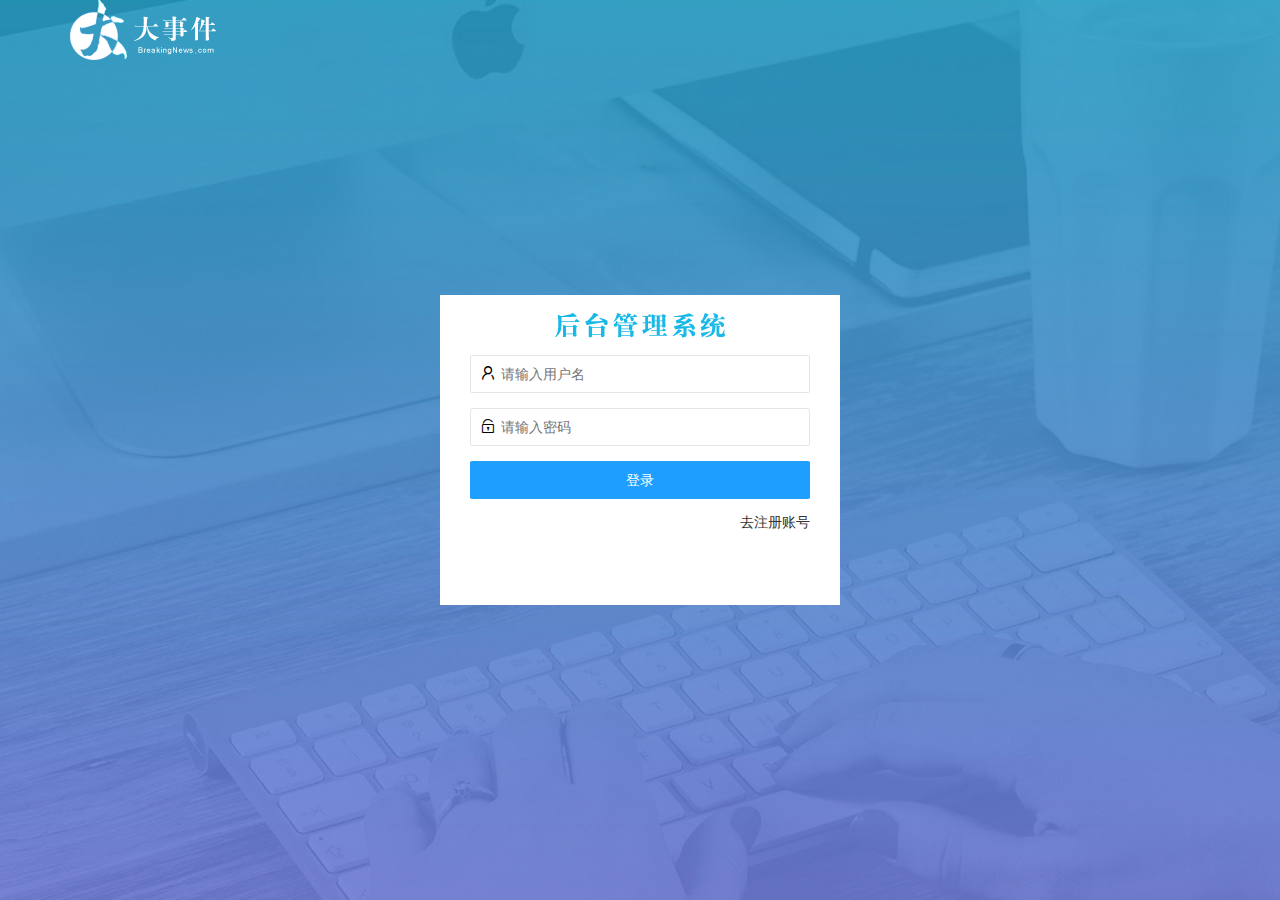
<file: login.html>
<!DOCTYPE html>
<html lang="en">

<head>
    <meta charset="UTF-8">
    <meta name="viewport" content="width=device-width, initial-scale=1.0">
    <meta http-equiv="X-UA-Compatible" content="ie=edge">
    <title>大事件-登录注册页面</title>
    <!-- 表单验证js -->

    <script src="./assets/lib/layui/layui.all.js"></script>
    <script src="./assets/lib/jquery.js"></script>
    <script src="./assets/js/baseAPI.js"></script>
    <link rel="stylesheet" href="./assets/lib/layui/css/layui.css">
    <link rel="stylesheet" href="./assets/css/login.css">
    <script src="./assets/js/login.js"></script>
</head>

<body>
    <!-- 页面图标 -->
    <div class="logo layui-main">
        <img src="./assets/images/logo.png" alt="">
    </div>
    <!-- 小盒子登录注册框 -->
    <div class="loginRegBox">
        <!-- 盒子头部 -->
        <div class="box-title"></div>
        <!-- 登录盒子 -->
        <div class="login-box">
            <form class="layui-form" id="form-login">
                <div class="layui-form-item">
                    <i class="layui-icon layui-icon-username"></i>
                    <input type="text" name="username" required lay-verify="required" placeholder="请输入用户名"
                        autocomplete="off" class="layui-input">
                </div>
                <div class="layui-form-item">
                    <i class="layui-icon layui-icon-password"></i>
                    <input type="password" name="password" required lay-verify="required|pwd" placeholder="请输入密码"
                        autocomplete="off" class="layui-input">
                </div>
                <div class="layui-form-item">
                    <button class="layui-btn layui-btn-normal layui-btn-fluid" lay-submit>登录</button>
                </div>
                <div class="layui-form-item link">
                    <a href="javascript:;" class="link-reg">去注册账号</a>
                </div>
            </form>
        </div>
        <!-- 注册盒子 -->
        <div class="reg-box">
            <form class="layui-form" id="form-reg">
                <div class="layui-form-item">
                    <i class="layui-icon layui-icon-username"></i>
                    <input type="text" name="username" required lay-verify="required" placeholder="请输入用户名"
                        autocomplete="off" class="layui-input">
                </div>
                <div class="layui-form-item">
                    <i class="layui-icon layui-icon-password"></i>
                    <input type="password" name="password" required lay-verify="required|pwd" placeholder="请输入密码"
                        autocomplete="off" class="layui-input">
                </div>
                <div class="layui-form-item">
                    <i class="layui-icon layui-icon-password"></i>
                    <input type="password" name="repassword" required lay-verify="required|pwd|confirm"
                        placeholder="请确认密码" autocomplete="off" class="layui-input">
                </div>
                <div class="layui-form-item">
                    <button class="layui-btn layui-btn-normal layui-btn-fluid" lay-submit>注册账号</button>
                </div>
                <div class="layui-form-item link">
                    <a href="javascript:;" class="link-login">登录</a>
                </div>
            </form>
        </div>
    </div>
</body>

</html>
</file>
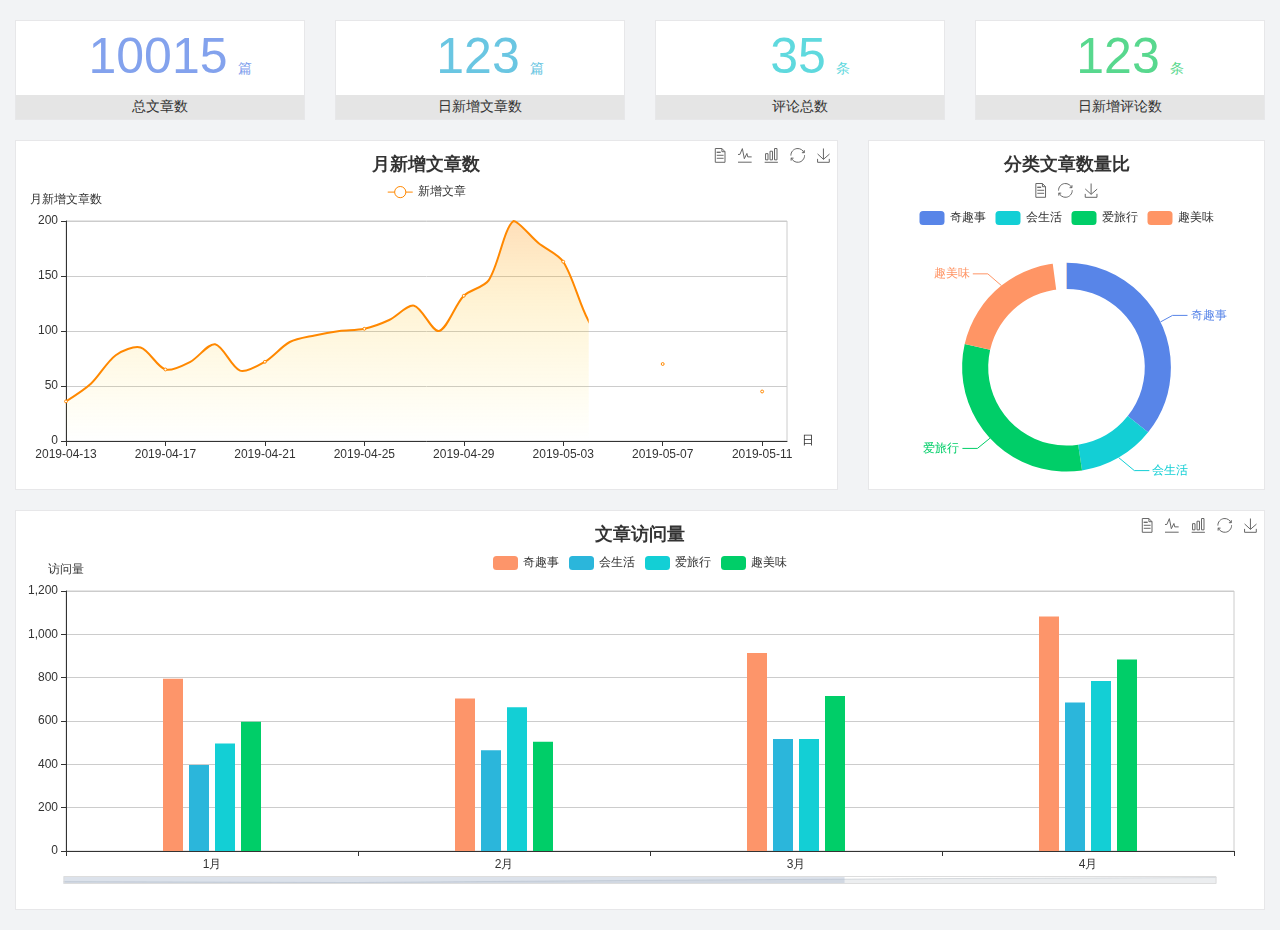
<file: home/dashboard.html>
<!DOCTYPE html>
<html lang="en">

<head>
  <meta charset="UTF-8">
  <meta name="viewport" content="width=device-width, initial-scale=1.0">
  <meta http-equiv="X-UA-Compatible" content="ie=edge">
  <title>图表统计</title>
  <link rel="stylesheet" href="../../assets/lib/bootstrap.css" />
  <link rel="stylesheet" href="../../assets/lib/main.css" />
  <script src="../../assets/lib/jquery.js"></script>
  <script type="text/javascript" src="../../assets/lib/echarts.min.js"></script>
</head>

<body>
  <div class="container-fluid">
    <div class="row spannel_list">
      <div class="col-sm-3 col-xs-6">
        <div class="spannel">
          <em>10015</em><span>篇</span>
          <b>总文章数</b>
        </div>
      </div>
      <div class="col-sm-3 col-xs-6">
        <div class="spannel scolor01">
          <em>123</em><span>篇</span>
          <b>日新增文章数</b>
        </div>
      </div>
      <div class="col-sm-3 col-xs-6">
        <div class="spannel scolor02">
          <em>35</em><span>条</span>
          <b>评论总数</b>
        </div>
      </div>
      <div class="col-sm-3 col-xs-6">
        <div class="spannel scolor03">
          <em>123</em><span>条</span>
          <b>日新增评论数</b>
        </div>
      </div>
    </div>
  </div>

  <div class="container-fluid">
    <div class="row curve-pie">
      <div class="col-lg-8 col-md-8">
        <div class="gragh_pannel" id="curve_show"></div>
      </div>
      <div class="col-lg-4 col-md-4">
        <div class="gragh_pannel" id="pie_show"></div>
      </div>
    </div>
  </div>

  <div class="container-fluid">
    <div class="column_pannel" id="column_show"></div>
  </div>

  <script>
    var oChart = echarts.init(document.getElementById('curve_show'));
    var aList_all = [
      { 'count': 36, 'date': '2019-04-13' },
      { 'count': 52, 'date': '2019-04-14' },
      { 'count': 78, 'date': '2019-04-15' },
      { 'count': 85, 'date': '2019-04-16' },
      { 'count': 65, 'date': '2019-04-17' },
      { 'count': 72, 'date': '2019-04-18' },
      { 'count': 88, 'date': '2019-04-19' },
      { 'count': 64, 'date': '2019-04-20' },
      { 'count': 72, 'date': '2019-04-21' },
      { 'count': 90, 'date': '2019-04-22' },
      { 'count': 96, 'date': '2019-04-23' },
      { 'count': 100, 'date': '2019-04-24' },
      { 'count': 102, 'date': '2019-04-25' },
      { 'count': 110, 'date': '2019-04-26' },
      { 'count': 123, 'date': '2019-04-27' },
      { 'count': 100, 'date': '2019-04-28' },
      { 'count': 132, 'date': '2019-04-29' },
      { 'count': 146, 'date': '2019-04-30' },
      { 'count': 200, 'date': '2019-05-01' },
      { 'count': 180, 'date': '2019-05-02' },
      { 'count': 163, 'date': '2019-05-03' },
      { 'count': 110, 'date': '2019-05-04' },
      { 'count': 80, 'date': '2019-05-05' },
      { 'count': 82, 'date': '2019-05-06' },
      { 'count': 70, 'date': '2019-05-07' },
      { 'count': 65, 'date': '2019-05-08' },
      { 'count': 54, 'date': '2019-05-09' },
      { 'count': 40, 'date': '2019-05-10' },
      { 'count': 45, 'date': '2019-05-11' },
      { 'count': 38, 'date': '2019-05-12' },
    ];

    let aCount = [];
    let aDate = [];

    for (var i = 0; i < aList_all.length; i++) {
      aCount.push(aList_all[i].count);
      aDate.push(aList_all[i].date);
    }

    var chartopt = {
      title: {
        text: '月新增文章数',
        left: 'center',
        top: '10'
      },
      tooltip: {
        trigger: 'axis'
      },
      legend: {
        data: ['新增文章'],
        top: '40'
      },
      toolbox: {
        show: true,
        feature: {
          mark: { show: true },
          dataView: { show: true, readOnly: false },
          magicType: { show: true, type: ['line', 'bar'] },
          restore: { show: true },
          saveAsImage: { show: true }
        }
      },
      calculable: true,
      xAxis: [
        {
          name: '日',
          type: 'category',
          boundaryGap: false,
          data: aDate
        }
      ],
      yAxis: [
        {
          name: '月新增文章数',
          type: 'value'
        }
      ],
      series: [
        {
          name: '新增文章',
          type: 'line',
          smooth: true,
          itemStyle: { normal: { areaStyle: { type: 'default' }, color: '#f80' }, lineStyle: { color: '#f80' } },
          data: aCount
        }],
      areaStyle: {
        normal: {
          color: new echarts.graphic.LinearGradient(0, 0, 0, 1, [{
            offset: 0,
            color: 'rgba(255,136,0,0.39)'
          }, {
            offset: .34,
            color: 'rgba(255,180,0,0.25)'
          }, {
            offset: 1,
            color: 'rgba(255,222,0,0.00)'
          }])

        }
      },
      grid: {
        show: true,
        x: 50,
        x2: 50,
        y: 80,
        height: 220
      }
    };

    oChart.setOption(chartopt);


    var oPie = echarts.init(document.getElementById('pie_show'));
    var oPieopt =
    {
      title: {
        top: 10,
        text: '分类文章数量比',
        x: 'center'
      },
      tooltip: {
        trigger: 'item',
        formatter: "{a} <br/>{b} : {c} ({d}%)"
      },
      color: ['#5885e8', '#13cfd5', '#00ce68', '#ff9565'],
      legend: {
        x: 'center',
        top: 65,
        data: ['奇趣事', '会生活', '爱旅行', '趣美味']
      },
      toolbox: {
        show: true,
        x: 'center',
        top: 35,
        feature: {
          mark: { show: true },
          dataView: { show: true, readOnly: false },
          magicType: {
            show: true,
            type: ['pie', 'funnel'],
            option: {
              funnel: {
                x: '25%',
                width: '50%',
                funnelAlign: 'left',
                max: 1548
              }
            }
          },
          restore: { show: true },
          saveAsImage: { show: true }
        }
      },
      calculable: true,
      series: [
        {
          name: '访问来源',
          type: 'pie',
          radius: ['45%', '60%'],
          center: ['50%', '65%'],
          data: [
            { value: 300, name: '奇趣事' },
            { value: 100, name: '会生活' },
            { value: 260, name: '爱旅行' },
            { value: 180, name: '趣美味' }
          ]
        }
      ]
    };
    oPie.setOption(oPieopt);



    var oColumn = this.echarts.init(document.getElementById('column_show'));
    var oColumnopt =
    {
      title: {
        text: '文章访问量',
        left: 'center',
        top: '10'
      },
      tooltip: {
        trigger: 'axis'
      },
      legend: {
        data: ['奇趣事', '会生活', '爱旅行', '趣美味'],
        top: '40'
      },
      toolbox: {
        show: true,
        feature: {
          mark: { show: true },
          dataView: { show: true, readOnly: false },
          magicType: { show: true, type: ['line', 'bar'] },
          restore: { show: true },
          saveAsImage: { show: true }
        }
      },
      calculable: true,
      xAxis: [
        {
          type: 'category',
          data: ['1月', '2月', '3月', '4月', '5月']
        }
      ],
      yAxis: [
        {
          name: '访问量',
          type: 'value'
        }
      ],
      series: [
        {
          name: '奇趣事',
          type: 'bar',
          barWidth: 20,
          itemStyle: {
            normal: { areaStyle: { type: 'default' }, color: '#fd956a' }
          },
          data: [800, 708, 920, 1090, 1200]
        },
        {
          name: '会生活',
          type: 'bar',
          barWidth: 20,
          itemStyle: {
            normal: { areaStyle: { type: 'default' }, color: '#2bb6db' }
          },
          data: [400, 468, 520, 690, 800]
        },
        {
          name: '爱旅行',
          type: 'bar',
          barWidth: 20,
          itemStyle: {
            normal: { areaStyle: { type: 'default' }, color: '#13cfd5' }
          },
          data: [500, 668, 520, 790, 900]
        },
        {
          name: '趣美味',
          type: 'bar',
          barWidth: 20,
          itemStyle: {
            normal: { areaStyle: { type: 'default' }, color: '#00ce68' }
          },
          data: [600, 508, 720, 890, 1000]
        }
      ],
      grid: {
        show: true,
        x: 50,
        x2: 30,
        y: 80,
        height: 260
      },
      dataZoom: [//给x轴设置滚动条
        {
          start: 0,//默认为0
          end: 100 - 1000 / 31,//默认为100
          type: 'slider',
          show: true,
          xAxisIndex: [0],
          handleSize: 0,//滑动条的 左右2个滑动条的大小
          height: 8,//组件高度
          left: 45, //左边的距离
          right: 50,//右边的距离
          bottom: 26,//右边的距离
          handleColor: '#ddd',//h滑动图标的颜色
          handleStyle: {
            borderColor: "#cacaca",
            borderWidth: "1",
            shadowBlur: 2,
            background: "#ddd",
            shadowColor: "#ddd",
          }
        }]
    };
    oColumn.setOption(oColumnopt);
  </script>
</body>

</html>
</file>
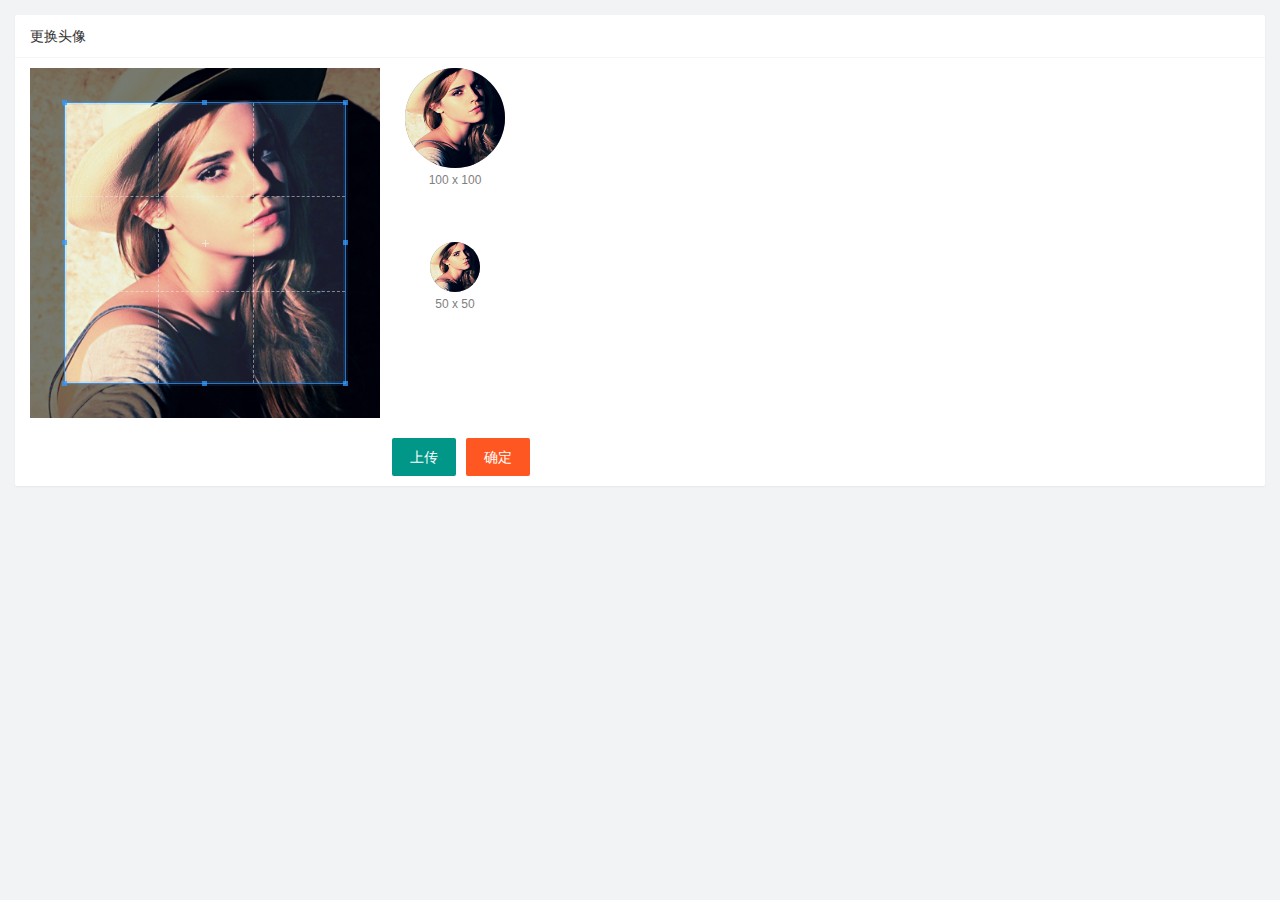
<file: user/user_avatar.html>
<!DOCTYPE html>
<html lang="en">

<head>
    <meta charset="UTF-8">
    <meta name="viewport" content="width=device-width, initial-scale=1.0">
    <meta http-equiv="X-UA-Compatible" content="ie=edge">
    <title>Document</title>
    <link rel="stylesheet" href="/assets/lib/cropper/cropper.css">
    <link rel="stylesheet" href="/assets/lib/layui/css/layui.css">
    <link rel="stylesheet" href="/assets/css/user_avatar.css">
</head>

<body>
    <div class="layui-card">
        <div class="layui-card-header">更换头像</div>
        <div class="layui-card-body">
            <!-- 第一行的图片裁剪和预览区域 -->
            <div class="row1">
                <!-- 图片裁剪区域 -->
                <div class="cropper-box">
                    <!-- 这个 img 标签很重要，将来会把它初始化为裁剪区域 -->
                    <img id="image" src="/assets/images/sample.jpg" />
                </div>
                <!-- 图片的预览区域 -->
                <div class="preview-box">
                    <div>
                        <!-- 宽高为 100px 的预览区域 -->
                        <div class="img-preview w100"></div>
                        <p class="size">100 x 100</p>
                    </div>
                    <div>
                        <!-- 宽高为 50px 的预览区域 -->
                        <div class="img-preview w50"></div>
                        <p class="size">50 x 50</p>
                    </div>
                </div>
            </div>

            <!-- 第二行的按钮区域 -->
            <div class="row2">
                <input type="file" id="file" accept="image/png,image/jpeg">
                <button type="button" class="layui-btn btnAdd">上传</button>
                <button type="button" class="layui-btn layui-btn-danger" id="btnUpload">确定</button>
            </div>
        </div>

        </form>
    </div>
    </div>
    <script src="/assets/lib/layui/layui.all.js"></script>
    <script src="/assets/lib/jquery.js"></script>
    <script src="/assets/lib/cropper/Cropper.js"></script>
    <script src="/assets/lib/cropper/jquery-cropper.js"></script>
    <script src="/assets/js/baseAPI.js"></script>
    <script src="/assets/js/user_avatar.js"></script>
</body>

</html>
</file>
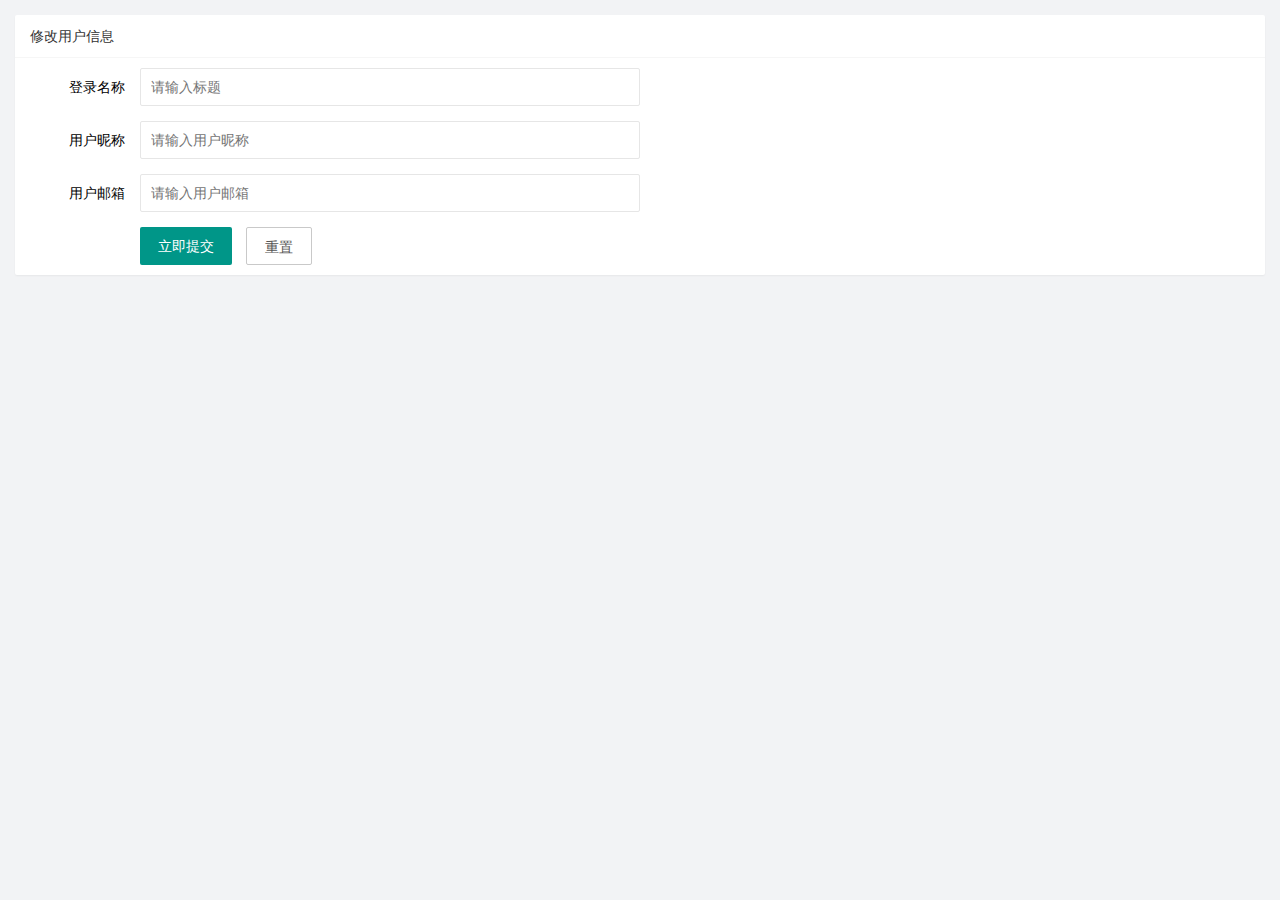
<file: user/user_info.html>
<!DOCTYPE html>
<html lang="en">

<head>
    <meta charset="UTF-8">
    <meta name="viewport" content="width=device-width, initial-scale=1.0">
    <meta http-equiv="X-UA-Compatible" content="ie=edge">
    <title>个人信息</title>
    <link rel="stylesheet" href="/assets/lib/layui/css/layui.css">
    <link rel="stylesheet" href="/assets/css/user_info.css">
</head>

<body>
    <div class="layui-card">
        <div class="layui-card-header">修改用户信息</div>
        <div class="layui-card-body">
            <form class="layui-form" lay-filter='formUserInfo'>
                <input type="hidden" name="id">
                <div class="layui-form-item">
                    <label class="layui-form-label">登录名称</label>
                    <div class="layui-input-block">
                        <input type="text" name="username" required lay-verify="required|nickname" placeholder="请输入标题"
                            autocomplete="off" class="layui-input" readonly>
                    </div>
                </div>
                <div class="layui-form-item">
                    <label class="layui-form-label">用户昵称</label>
                    <div class="layui-input-block">
                        <input type="text" name="nickname" required lay-verify="required|nickname" placeholder="请输入用户昵称"
                            autocomplete="off" class="layui-input">
                    </div>
                </div>
                <div class="layui-form-item">
                    <label class="layui-form-label">用户邮箱</label>
                    <div class="layui-input-block">
                        <input type="text" name="email" required lay-verify="required|email" placeholder="请输入用户邮箱"
                            autocomplete="off" class="layui-input">
                    </div>
                </div>
                <div class="layui-input-block">
                    <button class="layui-btn" lay-submit lay-filter="formDemo">立即提交</button>
                    <button type="reset" class="layui-btn layui-btn-primary" id="reset">重置</button>
                </div>
            </form>
        </div>
    </div>
    <script src="/assets/lib/layui/layui.all.js"></script>
    <script src="/assets/lib/jquery.js"></script>
    <script src="/assets/js/baseAPI.js"></script>
    <script src="/assets/js/user_info.js"></script>
</body>

</html>
</file>
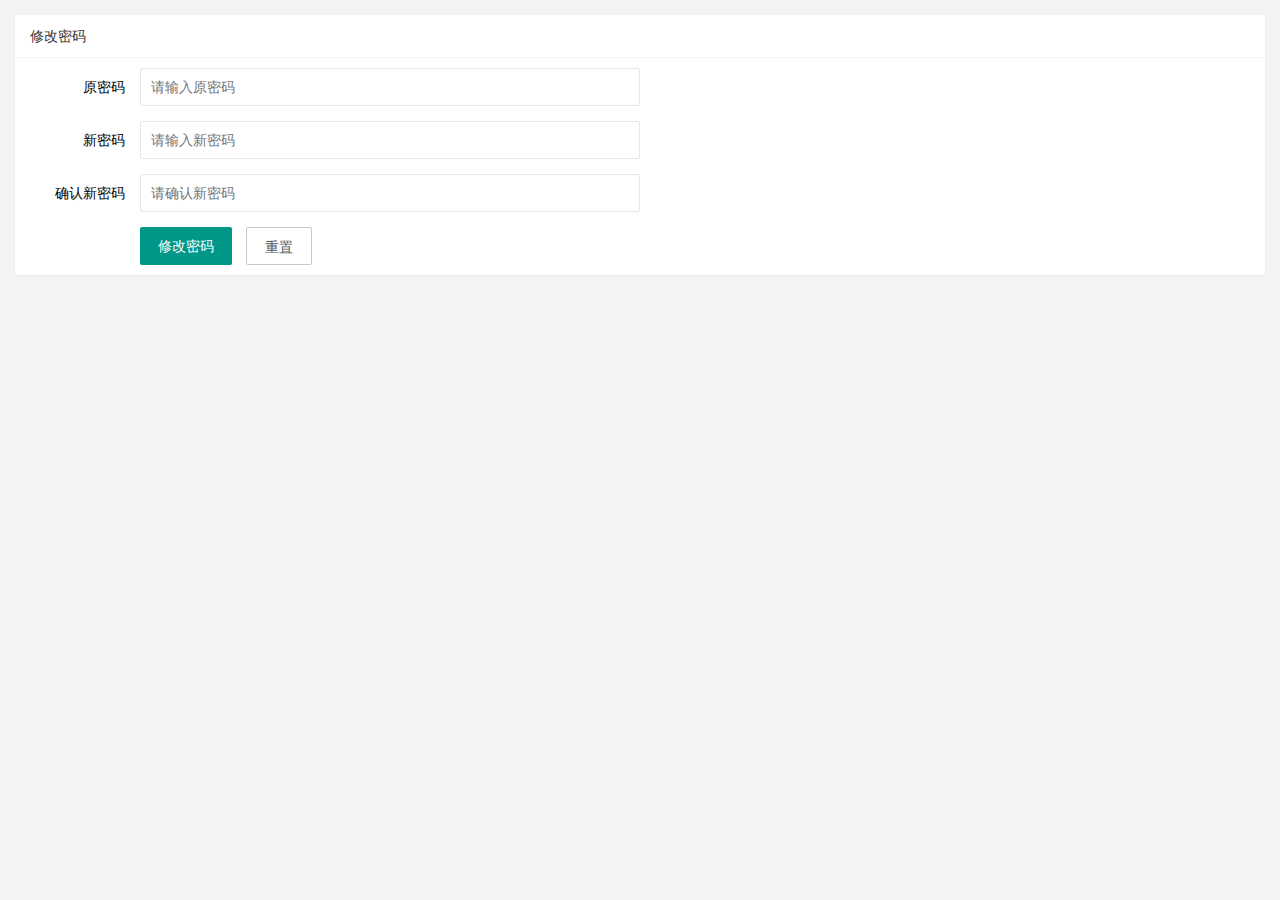
<file: user/user_pwd.html>
<!DOCTYPE html>
<html lang="en">

<head>
    <meta charset="UTF-8">
    <meta name="viewport" content="width=device-width, initial-scale=1.0">
    <meta http-equiv="X-UA-Compatible" content="ie=edge">
    <title>Document</title>
    <link rel="stylesheet" href="/assets/lib/layui/css/layui.css">
    <link rel="stylesheet" href="/assets/css/user_pwd.css">
</head>

<body>
    <div class="layui-card">
        <div class="layui-card-header">修改密码</div>
        <div class="layui-card-body">
            <form class="layui-form">
                <div class="layui-form-item">
                    <label class="layui-form-label">原密码</label>
                    <div class="layui-input-block">
                        <input type="password" name="oldPwd" required lay-verify="required|pwd" placeholder="请输入原密码"
                            autocomplete="off" class="layui-input">
                    </div>
                </div>
                <div class="layui-form-item">
                    <label class="layui-form-label">新密码</label>
                    <div class="layui-input-block">
                        <input type="password" name="newPwd" required lay-verify="required|pwd|samepwd"
                            placeholder="请输入新密码" autocomplete="off" class="layui-input">
                    </div>
                </div>
                <div class="layui-form-item">
                    <label class="layui-form-label">确认新密码</label>
                    <div class="layui-input-block">
                        <input type="password" name="rePwd" required lay-verify="required|pwd|repwd"
                            placeholder="请确认新密码" autocomplete="off" class="layui-input">
                    </div>
                </div>
                <div class="layui-input-block">
                    <button class="layui-btn" lay-submit lay-filter="formDemo">修改密码</button>
                    <button type="reset" class="layui-btn layui-btn-primary">重置</button>
                </div>
            </form>
        </div>
    </div>
    <script src="/assets/lib/layui/layui.all.js"></script>
    <script src="/assets/lib/jquery.js"></script>
    <script src="/assets/js/baseAPI.js"></script>
    <script src="/assets/js/user_pwd.js"></script>
</body>

</html>
</file>
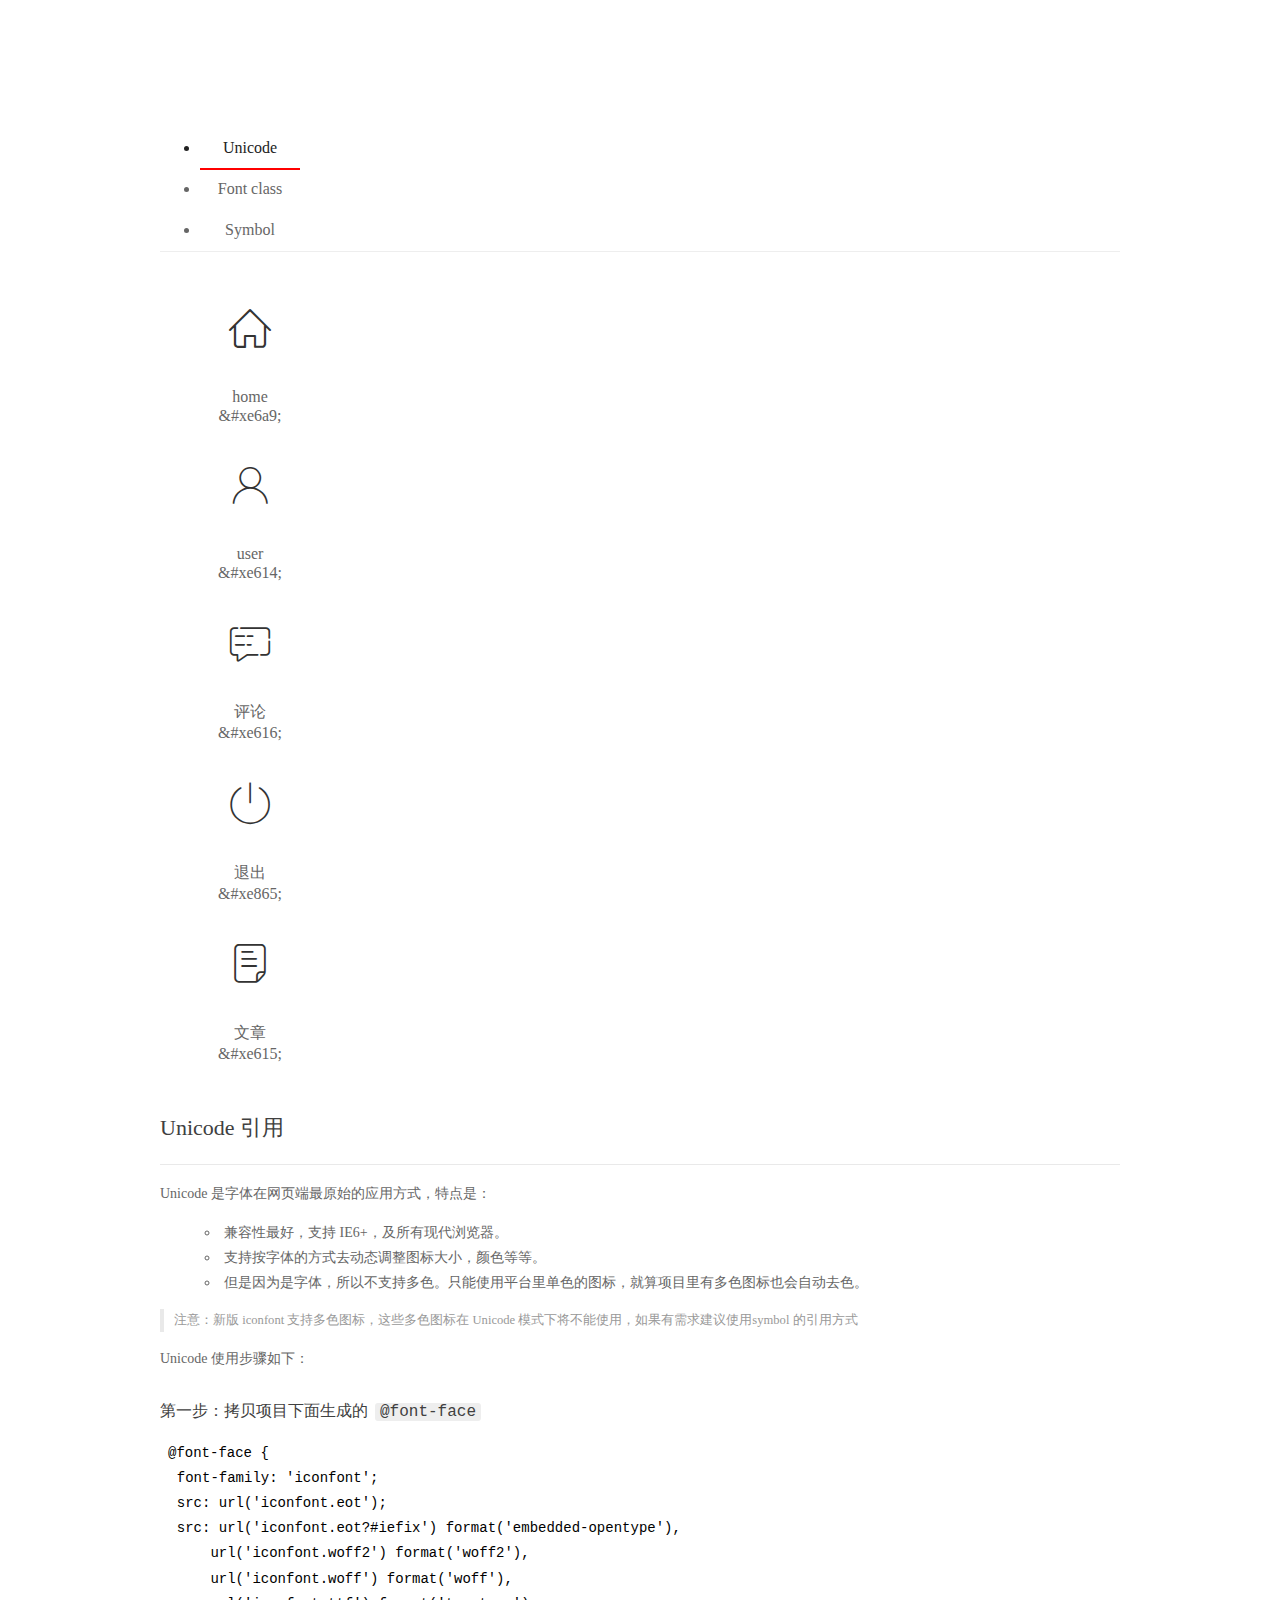
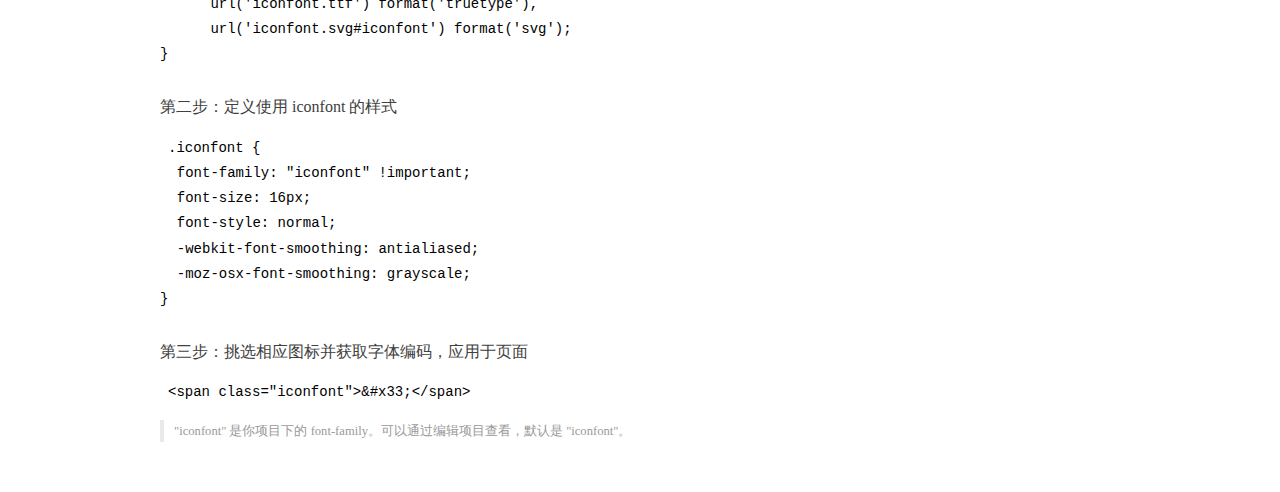
<file: assets/fonts/demo_index.html>
<!DOCTYPE html>
<html>
<head>
  <meta charset="utf-8"/>
  <title>IconFont Demo</title>
  <link rel="shortcut icon" href="https://gtms04.alicdn.com/tps/i4/TB1_oz6GVXXXXaFXpXXJDFnIXXX-64-64.ico" type="image/x-icon"/>
  <link rel="stylesheet" href="https://g.alicdn.com/thx/cube/1.3.2/cube.min.css">
  <link rel="stylesheet" href="demo.css">
  <link rel="stylesheet" href="iconfont.css">
  <script src="iconfont.js"></script>
  <!-- jQuery -->
  <script src="https://a1.alicdn.com/oss/uploads/2018/12/26/7bfddb60-08e8-11e9-9b04-53e73bb6408b.js"></script>
  <!-- 代码高亮 -->
  <script src="https://a1.alicdn.com/oss/uploads/2018/12/26/a3f714d0-08e6-11e9-8a15-ebf944d7534c.js"></script>
</head>
<body>
  <div class="main">
    <h1 class="logo"><a href="https://www.iconfont.cn/" title="iconfont 首页" target="_blank">&#xe86b;</a></h1>
    <div class="nav-tabs">
      <ul id="tabs" class="dib-box">
        <li class="dib active"><span>Unicode</span></li>
        <li class="dib"><span>Font class</span></li>
        <li class="dib"><span>Symbol</span></li>
      </ul>
      
    </div>
    <div class="tab-container">
      <div class="content unicode" style="display: block;">
          <ul class="icon_lists dib-box">
          
            <li class="dib">
              <span class="icon iconfont">&#xe6a9;</span>
                <div class="name">home</div>
                <div class="code-name">&amp;#xe6a9;</div>
              </li>
          
            <li class="dib">
              <span class="icon iconfont">&#xe614;</span>
                <div class="name">user</div>
                <div class="code-name">&amp;#xe614;</div>
              </li>
          
            <li class="dib">
              <span class="icon iconfont">&#xe616;</span>
                <div class="name">评论</div>
                <div class="code-name">&amp;#xe616;</div>
              </li>
          
            <li class="dib">
              <span class="icon iconfont">&#xe865;</span>
                <div class="name">退出</div>
                <div class="code-name">&amp;#xe865;</div>
              </li>
          
            <li class="dib">
              <span class="icon iconfont">&#xe615;</span>
                <div class="name">文章</div>
                <div class="code-name">&amp;#xe615;</div>
              </li>
          
          </ul>
          <div class="article markdown">
          <h2 id="unicode-">Unicode 引用</h2>
          <hr>

          <p>Unicode 是字体在网页端最原始的应用方式，特点是：</p>
          <ul>
            <li>兼容性最好，支持 IE6+，及所有现代浏览器。</li>
            <li>支持按字体的方式去动态调整图标大小，颜色等等。</li>
            <li>但是因为是字体，所以不支持多色。只能使用平台里单色的图标，就算项目里有多色图标也会自动去色。</li>
          </ul>
          <blockquote>
            <p>注意：新版 iconfont 支持多色图标，这些多色图标在 Unicode 模式下将不能使用，如果有需求建议使用symbol 的引用方式</p>
          </blockquote>
          <p>Unicode 使用步骤如下：</p>
          <h3 id="-font-face">第一步：拷贝项目下面生成的 <code>@font-face</code></h3>
<pre><code class="language-css"
>@font-face {
  font-family: 'iconfont';
  src: url('iconfont.eot');
  src: url('iconfont.eot?#iefix') format('embedded-opentype'),
      url('iconfont.woff2') format('woff2'),
      url('iconfont.woff') format('woff'),
      url('iconfont.ttf') format('truetype'),
      url('iconfont.svg#iconfont') format('svg');
}
</code></pre>
          <h3 id="-iconfont-">第二步：定义使用 iconfont 的样式</h3>
<pre><code class="language-css"
>.iconfont {
  font-family: "iconfont" !important;
  font-size: 16px;
  font-style: normal;
  -webkit-font-smoothing: antialiased;
  -moz-osx-font-smoothing: grayscale;
}
</code></pre>
          <h3 id="-">第三步：挑选相应图标并获取字体编码，应用于页面</h3>
<pre>
<code class="language-html"
>&lt;span class="iconfont"&gt;&amp;#x33;&lt;/span&gt;
</code></pre>
          <blockquote>
            <p>"iconfont" 是你项目下的 font-family。可以通过编辑项目查看，默认是 "iconfont"。</p>
          </blockquote>
          </div>
      </div>
      <div class="content font-class">
        <ul class="icon_lists dib-box">
          
          <li class="dib">
            <span class="icon iconfont icon-home"></span>
            <div class="name">
              home
            </div>
            <div class="code-name">.icon-home
            </div>
          </li>
          
          <li class="dib">
            <span class="icon iconfont icon-user"></span>
            <div class="name">
              user
            </div>
            <div class="code-name">.icon-user
            </div>
          </li>
          
          <li class="dib">
            <span class="icon iconfont icon-pinglun"></span>
            <div class="name">
              评论
            </div>
            <div class="code-name">.icon-pinglun
            </div>
          </li>
          
          <li class="dib">
            <span class="icon iconfont icon-tuichu"></span>
            <div class="name">
              退出
            </div>
            <div class="code-name">.icon-tuichu
            </div>
          </li>
          
          <li class="dib">
            <span class="icon iconfont icon-16"></span>
            <div class="name">
              文章
            </div>
            <div class="code-name">.icon-16
            </div>
          </li>
          
        </ul>
        <div class="article markdown">
        <h2 id="font-class-">font-class 引用</h2>
        <hr>

        <p>font-class 是 Unicode 使用方式的一种变种，主要是解决 Unicode 书写不直观，语意不明确的问题。</p>
        <p>与 Unicode 使用方式相比，具有如下特点：</p>
        <ul>
          <li>兼容性良好，支持 IE8+，及所有现代浏览器。</li>
          <li>相比于 Unicode 语意明确，书写更直观。可以很容易分辨这个 icon 是什么。</li>
          <li>因为使用 class 来定义图标，所以当要替换图标时，只需要修改 class 里面的 Unicode 引用。</li>
          <li>不过因为本质上还是使用的字体，所以多色图标还是不支持的。</li>
        </ul>
        <p>使用步骤如下：</p>
        <h3 id="-fontclass-">第一步：引入项目下面生成的 fontclass 代码：</h3>
<pre><code class="language-html">&lt;link rel="stylesheet" href="./iconfont.css"&gt;
</code></pre>
        <h3 id="-">第二步：挑选相应图标并获取类名，应用于页面：</h3>
<pre><code class="language-html">&lt;span class="iconfont icon-xxx"&gt;&lt;/span&gt;
</code></pre>
        <blockquote>
          <p>"
            iconfont" 是你项目下的 font-family。可以通过编辑项目查看，默认是 "iconfont"。</p>
        </blockquote>
      </div>
      </div>
      <div class="content symbol">
          <ul class="icon_lists dib-box">
          
            <li class="dib">
                <svg class="icon svg-icon" aria-hidden="true">
                  <use xlink:href="#icon-home"></use>
                </svg>
                <div class="name">home</div>
                <div class="code-name">#icon-home</div>
            </li>
          
            <li class="dib">
                <svg class="icon svg-icon" aria-hidden="true">
                  <use xlink:href="#icon-user"></use>
                </svg>
                <div class="name">user</div>
                <div class="code-name">#icon-user</div>
            </li>
          
            <li class="dib">
                <svg class="icon svg-icon" aria-hidden="true">
                  <use xlink:href="#icon-pinglun"></use>
                </svg>
                <div class="name">评论</div>
                <div class="code-name">#icon-pinglun</div>
            </li>
          
            <li class="dib">
                <svg class="icon svg-icon" aria-hidden="true">
                  <use xlink:href="#icon-tuichu"></use>
                </svg>
                <div class="name">退出</div>
                <div class="code-name">#icon-tuichu</div>
            </li>
          
            <li class="dib">
                <svg class="icon svg-icon" aria-hidden="true">
                  <use xlink:href="#icon-16"></use>
                </svg>
                <div class="name">文章</div>
                <div class="code-name">#icon-16</div>
            </li>
          
          </ul>
          <div class="article markdown">
          <h2 id="symbol-">Symbol 引用</h2>
          <hr>

          <p>这是一种全新的使用方式，应该说这才是未来的主流，也是平台目前推荐的用法。相关介绍可以参考这篇<a href="">文章</a>
            这种用法其实是做了一个 SVG 的集合，与另外两种相比具有如下特点：</p>
          <ul>
            <li>支持多色图标了，不再受单色限制。</li>
            <li>通过一些技巧，支持像字体那样，通过 <code>font-size</code>, <code>color</code> 来调整样式。</li>
            <li>兼容性较差，支持 IE9+，及现代浏览器。</li>
            <li>浏览器渲染 SVG 的性能一般，还不如 png。</li>
          </ul>
          <p>使用步骤如下：</p>
          <h3 id="-symbol-">第一步：引入项目下面生成的 symbol 代码：</h3>
<pre><code class="language-html">&lt;script src="./iconfont.js"&gt;&lt;/script&gt;
</code></pre>
          <h3 id="-css-">第二步：加入通用 CSS 代码（引入一次就行）：</h3>
<pre><code class="language-html">&lt;style&gt;
.icon {
  width: 1em;
  height: 1em;
  vertical-align: -0.15em;
  fill: currentColor;
  overflow: hidden;
}
&lt;/style&gt;
</code></pre>
          <h3 id="-">第三步：挑选相应图标并获取类名，应用于页面：</h3>
<pre><code class="language-html">&lt;svg class="icon" aria-hidden="true"&gt;
  &lt;use xlink:href="#icon-xxx"&gt;&lt;/use&gt;
&lt;/svg&gt;
</code></pre>
          </div>
      </div>

    </div>
  </div>
  <script>
  $(document).ready(function () {
      $('.tab-container .content:first').show()

      $('#tabs li').click(function (e) {
        var tabContent = $('.tab-container .content')
        var index = $(this).index()

        if ($(this).hasClass('active')) {
          return
        } else {
          $('#tabs li').removeClass('active')
          $(this).addClass('active')

          tabContent.hide().eq(index).fadeIn()
        }
      })
    })
  </script>
</body>
</html>
</file>
<file: assets/lib/layui/css/layui.css>
/** layui-v2.5.5 MIT License By https://www.layui.com */
 .layui-inline,img{display:inline-block;vertical-align:middle}h1,h2,h3,h4,h5,h6{font-weight:400}.layui-edge,.layui-header,.layui-inline,.layui-main{position:relative}.layui-body,.layui-edge,.layui-elip{overflow:hidden}.layui-btn,.layui-edge,.layui-inline,img{vertical-align:middle}.layui-btn,.layui-disabled,.layui-icon,.layui-unselect{-moz-user-select:none;-webkit-user-select:none;-ms-user-select:none}.layui-elip,.layui-form-checkbox span,.layui-form-pane .layui-form-label{text-overflow:ellipsis;white-space:nowrap}.layui-breadcrumb,.layui-tree-btnGroup{visibility:hidden}blockquote,body,button,dd,div,dl,dt,form,h1,h2,h3,h4,h5,h6,input,li,ol,p,pre,td,textarea,th,ul{margin:0;padding:0;-webkit-tap-highlight-color:rgba(0,0,0,0)}a:active,a:hover{outline:0}img{border:none}li{list-style:none}table{border-collapse:collapse;border-spacing:0}h4,h5,h6{font-size:100%}button,input,optgroup,option,select,textarea{font-family:inherit;font-size:inherit;font-style:inherit;font-weight:inherit;outline:0}pre{white-space:pre-wrap;white-space:-moz-pre-wrap;white-space:-pre-wrap;white-space:-o-pre-wrap;word-wrap:break-word}body{line-height:24px;font:14px Helvetica Neue,Helvetica,PingFang SC,Tahoma,Arial,sans-serif}hr{height:1px;margin:10px 0;border:0;clear:both}a{color:#333;text-decoration:none}a:hover{color:#777}a cite{font-style:normal;*cursor:pointer}.layui-border-box,.layui-border-box *{box-sizing:border-box}.layui-box,.layui-box *{box-sizing:content-box}.layui-clear{clear:both;*zoom:1}.layui-clear:after{content:'\20';clear:both;*zoom:1;display:block;height:0}.layui-inline{*display:inline;*zoom:1}.layui-edge{display:inline-block;width:0;height:0;border-width:6px;border-style:dashed;border-color:transparent}.layui-edge-top{top:-4px;border-bottom-color:#999;border-bottom-style:solid}.layui-edge-right{border-left-color:#999;border-left-style:solid}.layui-edge-bottom{top:2px;border-top-color:#999;border-top-style:solid}.layui-edge-left{border-right-color:#999;border-right-style:solid}.layui-disabled,.layui-disabled:hover{color:#d2d2d2!important;cursor:not-allowed!important}.layui-circle{border-radius:100%}.layui-show{display:block!important}.layui-hide{display:none!important}@font-face{font-family:layui-icon;src:url(../font/iconfont.eot?v=250);src:url(../font/iconfont.eot?v=250#iefix) format('embedded-opentype'),url(../font/iconfont.woff2?v=250) format('woff2'),url(../font/iconfont.woff?v=250) format('woff'),url(../font/iconfont.ttf?v=250) format('truetype'),url(../font/iconfont.svg?v=250#layui-icon) format('svg')}.layui-icon{font-family:layui-icon!important;font-size:16px;font-style:normal;-webkit-font-smoothing:antialiased;-moz-osx-font-smoothing:grayscale}.layui-icon-reply-fill:before{content:"\e611"}.layui-icon-set-fill:before{content:"\e614"}.layui-icon-menu-fill:before{content:"\e60f"}.layui-icon-search:before{content:"\e615"}.layui-icon-share:before{content:"\e641"}.layui-icon-set-sm:before{content:"\e620"}.layui-icon-engine:before{content:"\e628"}.layui-icon-close:before{content:"\1006"}.layui-icon-close-fill:before{content:"\1007"}.layui-icon-chart-screen:before{content:"\e629"}.layui-icon-star:before{content:"\e600"}.layui-icon-circle-dot:before{content:"\e617"}.layui-icon-chat:before{content:"\e606"}.layui-icon-release:before{content:"\e609"}.layui-icon-list:before{content:"\e60a"}.layui-icon-chart:before{content:"\e62c"}.layui-icon-ok-circle:before{content:"\1005"}.layui-icon-layim-theme:before{content:"\e61b"}.layui-icon-table:before{content:"\e62d"}.layui-icon-right:before{content:"\e602"}.layui-icon-left:before{content:"\e603"}.layui-icon-cart-simple:before{content:"\e698"}.layui-icon-face-cry:before{content:"\e69c"}.layui-icon-face-smile:before{content:"\e6af"}.layui-icon-survey:before{content:"\e6b2"}.layui-icon-tree:before{content:"\e62e"}.layui-icon-upload-circle:before{content:"\e62f"}.layui-icon-add-circle:before{content:"\e61f"}.layui-icon-download-circle:before{content:"\e601"}.layui-icon-templeate-1:before{content:"\e630"}.layui-icon-util:before{content:"\e631"}.layui-icon-face-surprised:before{content:"\e664"}.layui-icon-edit:before{content:"\e642"}.layui-icon-speaker:before{content:"\e645"}.layui-icon-down:before{content:"\e61a"}.layui-icon-file:before{content:"\e621"}.layui-icon-layouts:before{content:"\e632"}.layui-icon-rate-half:before{content:"\e6c9"}.layui-icon-add-circle-fine:before{content:"\e608"}.layui-icon-prev-circle:before{content:"\e633"}.layui-icon-read:before{content:"\e705"}.layui-icon-404:before{content:"\e61c"}.layui-icon-carousel:before{content:"\e634"}.layui-icon-help:before{content:"\e607"}.layui-icon-code-circle:before{content:"\e635"}.layui-icon-water:before{content:"\e636"}.layui-icon-username:before{content:"\e66f"}.layui-icon-find-fill:before{content:"\e670"}.layui-icon-about:before{content:"\e60b"}.layui-icon-location:before{content:"\e715"}.layui-icon-up:before{content:"\e619"}.layui-icon-pause:before{content:"\e651"}.layui-icon-date:before{content:"\e637"}.layui-icon-layim-uploadfile:before{content:"\e61d"}.layui-icon-delete:before{content:"\e640"}.layui-icon-play:before{content:"\e652"}.layui-icon-top:before{content:"\e604"}.layui-icon-friends:before{content:"\e612"}.layui-icon-refresh-3:before{content:"\e9aa"}.layui-icon-ok:before{content:"\e605"}.layui-icon-layer:before{content:"\e638"}.layui-icon-face-smile-fine:before{content:"\e60c"}.layui-icon-dollar:before{content:"\e659"}.layui-icon-group:before{content:"\e613"}.layui-icon-layim-download:before{content:"\e61e"}.layui-icon-picture-fine:before{content:"\e60d"}.layui-icon-link:before{content:"\e64c"}.layui-icon-diamond:before{content:"\e735"}.layui-icon-log:before{content:"\e60e"}.layui-icon-rate-solid:before{content:"\e67a"}.layui-icon-fonts-del:before{content:"\e64f"}.layui-icon-unlink:before{content:"\e64d"}.layui-icon-fonts-clear:before{content:"\e639"}.layui-icon-triangle-r:before{content:"\e623"}.layui-icon-circle:before{content:"\e63f"}.layui-icon-radio:before{content:"\e643"}.layui-icon-align-center:before{content:"\e647"}.layui-icon-align-right:before{content:"\e648"}.layui-icon-align-left:before{content:"\e649"}.layui-icon-loading-1:before{content:"\e63e"}.layui-icon-return:before{content:"\e65c"}.layui-icon-fonts-strong:before{content:"\e62b"}.layui-icon-upload:before{content:"\e67c"}.layui-icon-dialogue:before{content:"\e63a"}.layui-icon-video:before{content:"\e6ed"}.layui-icon-headset:before{content:"\e6fc"}.layui-icon-cellphone-fine:before{content:"\e63b"}.layui-icon-add-1:before{content:"\e654"}.layui-icon-face-smile-b:before{content:"\e650"}.layui-icon-fonts-html:before{content:"\e64b"}.layui-icon-form:before{content:"\e63c"}.layui-icon-cart:before{content:"\e657"}.layui-icon-camera-fill:before{content:"\e65d"}.layui-icon-tabs:before{content:"\e62a"}.layui-icon-fonts-code:before{content:"\e64e"}.layui-icon-fire:before{content:"\e756"}.layui-icon-set:before{content:"\e716"}.layui-icon-fonts-u:before{content:"\e646"}.layui-icon-triangle-d:before{content:"\e625"}.layui-icon-tips:before{content:"\e702"}.layui-icon-picture:before{content:"\e64a"}.layui-icon-more-vertical:before{content:"\e671"}.layui-icon-flag:before{content:"\e66c"}.layui-icon-loading:before{content:"\e63d"}.layui-icon-fonts-i:before{content:"\e644"}.layui-icon-refresh-1:before{content:"\e666"}.layui-icon-rmb:before{content:"\e65e"}.layui-icon-home:before{content:"\e68e"}.layui-icon-user:before{content:"\e770"}.layui-icon-notice:before{content:"\e667"}.layui-icon-login-weibo:before{content:"\e675"}.layui-icon-voice:before{content:"\e688"}.layui-icon-upload-drag:before{content:"\e681"}.layui-icon-login-qq:before{content:"\e676"}.layui-icon-snowflake:before{content:"\e6b1"}.layui-icon-file-b:before{content:"\e655"}.layui-icon-template:before{content:"\e663"}.layui-icon-auz:before{content:"\e672"}.layui-icon-console:before{content:"\e665"}.layui-icon-app:before{content:"\e653"}.layui-icon-prev:before{content:"\e65a"}.layui-icon-website:before{content:"\e7ae"}.layui-icon-next:before{content:"\e65b"}.layui-icon-component:before{content:"\e857"}.layui-icon-more:before{content:"\e65f"}.layui-icon-login-wechat:before{content:"\e677"}.layui-icon-shrink-right:before{content:"\e668"}.layui-icon-spread-left:before{content:"\e66b"}.layui-icon-camera:before{content:"\e660"}.layui-icon-note:before{content:"\e66e"}.layui-icon-refresh:before{content:"\e669"}.layui-icon-female:before{content:"\e661"}.layui-icon-male:before{content:"\e662"}.layui-icon-password:before{content:"\e673"}.layui-icon-senior:before{content:"\e674"}.layui-icon-theme:before{content:"\e66a"}.layui-icon-tread:before{content:"\e6c5"}.layui-icon-praise:before{content:"\e6c6"}.layui-icon-star-fill:before{content:"\e658"}.layui-icon-rate:before{content:"\e67b"}.layui-icon-template-1:before{content:"\e656"}.layui-icon-vercode:before{content:"\e679"}.layui-icon-cellphone:before{content:"\e678"}.layui-icon-screen-full:before{content:"\e622"}.layui-icon-screen-restore:before{content:"\e758"}.layui-icon-cols:before{content:"\e610"}.layui-icon-export:before{content:"\e67d"}.layui-icon-print:before{content:"\e66d"}.layui-icon-slider:before{content:"\e714"}.layui-icon-addition:before{content:"\e624"}.layui-icon-subtraction:before{content:"\e67e"}.layui-icon-service:before{content:"\e626"}.layui-icon-transfer:before{content:"\e691"}.layui-main{width:1140px;margin:0 auto}.layui-header{z-index:1000;height:60px}.layui-header a:hover{transition:all .5s;-webkit-transition:all .5s}.layui-side{position:fixed;left:0;top:0;bottom:0;z-index:999;width:200px;overflow-x:hidden}.layui-side-scroll{position:relative;width:220px;height:100%;overflow-x:hidden}.layui-body{position:absolute;left:200px;right:0;top:0;bottom:0;z-index:998;width:auto;overflow-y:auto;box-sizing:border-box}.layui-layout-body{overflow:hidden}.layui-layout-admin .layui-header{background-color:#23262E}.layui-layout-admin .layui-side{top:60px;width:200px;overflow-x:hidden}.layui-layout-admin .layui-body{position:fixed;top:60px;bottom:44px}.layui-layout-admin .layui-main{width:auto;margin:0 15px}.layui-layout-admin .layui-footer{position:fixed;left:200px;right:0;bottom:0;height:44px;line-height:44px;padding:0 15px;background-color:#eee}.layui-layout-admin .layui-logo{position:absolute;left:0;top:0;width:200px;height:100%;line-height:60px;text-align:center;color:#009688;font-size:16px}.layui-layout-admin .layui-header .layui-nav{background:0 0}.layui-layout-left{position:absolute!important;left:200px;top:0}.layui-layout-right{position:absolute!important;right:0;top:0}.layui-container{position:relative;margin:0 auto;padding:0 15px;box-sizing:border-box}.layui-fluid{position:relative;margin:0 auto;padding:0 15px}.layui-row:after,.layui-row:before{content:'';display:block;clear:both}.layui-col-lg1,.layui-col-lg10,.layui-col-lg11,.layui-col-lg12,.layui-col-lg2,.layui-col-lg3,.layui-col-lg4,.layui-col-lg5,.layui-col-lg6,.layui-col-lg7,.layui-col-lg8,.layui-col-lg9,.layui-col-md1,.layui-col-md10,.layui-col-md11,.layui-col-md12,.layui-col-md2,.layui-col-md3,.layui-col-md4,.layui-col-md5,.layui-col-md6,.layui-col-md7,.layui-col-md8,.layui-col-md9,.layui-col-sm1,.layui-col-sm10,.layui-col-sm11,.layui-col-sm12,.layui-col-sm2,.layui-col-sm3,.layui-col-sm4,.layui-col-sm5,.layui-col-sm6,.layui-col-sm7,.layui-col-sm8,.layui-col-sm9,.layui-col-xs1,.layui-col-xs10,.layui-col-xs11,.layui-col-xs12,.layui-col-xs2,.layui-col-xs3,.layui-col-xs4,.layui-col-xs5,.layui-col-xs6,.layui-col-xs7,.layui-col-xs8,.layui-col-xs9{position:relative;display:block;box-sizing:border-box}.layui-col-xs1,.layui-col-xs10,.layui-col-xs11,.layui-col-xs12,.layui-col-xs2,.layui-col-xs3,.layui-col-xs4,.layui-col-xs5,.layui-col-xs6,.layui-col-xs7,.layui-col-xs8,.layui-col-xs9{float:left}.layui-col-xs1{width:8.33333333%}.layui-col-xs2{width:16.66666667%}.layui-col-xs3{width:25%}.layui-col-xs4{width:33.33333333%}.layui-col-xs5{width:41.66666667%}.layui-col-xs6{width:50%}.layui-col-xs7{width:58.33333333%}.layui-col-xs8{width:66.66666667%}.layui-col-xs9{width:75%}.layui-col-xs10{width:83.33333333%}.layui-col-xs11{width:91.66666667%}.layui-col-xs12{width:100%}.layui-col-xs-offset1{margin-left:8.33333333%}.layui-col-xs-offset2{margin-left:16.66666667%}.layui-col-xs-offset3{margin-left:25%}.layui-col-xs-offset4{margin-left:33.33333333%}.layui-col-xs-offset5{margin-left:41.66666667%}.layui-col-xs-offset6{margin-left:50%}.layui-col-xs-offset7{margin-left:58.33333333%}.layui-col-xs-offset8{margin-left:66.66666667%}.layui-col-xs-offset9{margin-left:75%}.layui-col-xs-offset10{margin-left:83.33333333%}.layui-col-xs-offset11{margin-left:91.66666667%}.layui-col-xs-offset12{margin-left:100%}@media screen and (max-width:768px){.layui-hide-xs{display:none!important}.layui-show-xs-block{display:block!important}.layui-show-xs-inline{display:inline!important}.layui-show-xs-inline-block{display:inline-block!important}}@media screen and (min-width:768px){.layui-container{width:750px}.layui-hide-sm{display:none!important}.layui-show-sm-block{display:block!important}.layui-show-sm-inline{display:inline!important}.layui-show-sm-inline-block{display:inline-block!important}.layui-col-sm1,.layui-col-sm10,.layui-col-sm11,.layui-col-sm12,.layui-col-sm2,.layui-col-sm3,.layui-col-sm4,.layui-col-sm5,.layui-col-sm6,.layui-col-sm7,.layui-col-sm8,.layui-col-sm9{float:left}.layui-col-sm1{width:8.33333333%}.layui-col-sm2{width:16.66666667%}.layui-col-sm3{width:25%}.layui-col-sm4{width:33.33333333%}.layui-col-sm5{width:41.66666667%}.layui-col-sm6{width:50%}.layui-col-sm7{width:58.33333333%}.layui-col-sm8{width:66.66666667%}.layui-col-sm9{width:75%}.layui-col-sm10{width:83.33333333%}.layui-col-sm11{width:91.66666667%}.layui-col-sm12{width:100%}.layui-col-sm-offset1{margin-left:8.33333333%}.layui-col-sm-offset2{margin-left:16.66666667%}.layui-col-sm-offset3{margin-left:25%}.layui-col-sm-offset4{margin-left:33.33333333%}.layui-col-sm-offset5{margin-left:41.66666667%}.layui-col-sm-offset6{margin-left:50%}.layui-col-sm-offset7{margin-left:58.33333333%}.layui-col-sm-offset8{margin-left:66.66666667%}.layui-col-sm-offset9{margin-left:75%}.layui-col-sm-offset10{margin-left:83.33333333%}.layui-col-sm-offset11{margin-left:91.66666667%}.layui-col-sm-offset12{margin-left:100%}}@media screen and (min-width:992px){.layui-container{width:970px}.layui-hide-md{display:none!important}.layui-show-md-block{display:block!important}.layui-show-md-inline{display:inline!important}.layui-show-md-inline-block{display:inline-block!important}.layui-col-md1,.layui-col-md10,.layui-col-md11,.layui-col-md12,.layui-col-md2,.layui-col-md3,.layui-col-md4,.layui-col-md5,.layui-col-md6,.layui-col-md7,.layui-col-md8,.layui-col-md9{float:left}.layui-col-md1{width:8.33333333%}.layui-col-md2{width:16.66666667%}.layui-col-md3{width:25%}.layui-col-md4{width:33.33333333%}.layui-col-md5{width:41.66666667%}.layui-col-md6{width:50%}.layui-col-md7{width:58.33333333%}.layui-col-md8{width:66.66666667%}.layui-col-md9{width:75%}.layui-col-md10{width:83.33333333%}.layui-col-md11{width:91.66666667%}.layui-col-md12{width:100%}.layui-col-md-offset1{margin-left:8.33333333%}.layui-col-md-offset2{margin-left:16.66666667%}.layui-col-md-offset3{margin-left:25%}.layui-col-md-offset4{margin-left:33.33333333%}.layui-col-md-offset5{margin-left:41.66666667%}.layui-col-md-offset6{margin-left:50%}.layui-col-md-offset7{margin-left:58.33333333%}.layui-col-md-offset8{margin-left:66.66666667%}.layui-col-md-offset9{margin-left:75%}.layui-col-md-offset10{margin-left:83.33333333%}.layui-col-md-offset11{margin-left:91.66666667%}.layui-col-md-offset12{margin-left:100%}}@media screen and (min-width:1200px){.layui-container{width:1170px}.layui-hide-lg{display:none!important}.layui-show-lg-block{display:block!important}.layui-show-lg-inline{display:inline!important}.layui-show-lg-inline-block{display:inline-block!important}.layui-col-lg1,.layui-col-lg10,.layui-col-lg11,.layui-col-lg12,.layui-col-lg2,.layui-col-lg3,.layui-col-lg4,.layui-col-lg5,.layui-col-lg6,.layui-col-lg7,.layui-col-lg8,.layui-col-lg9{float:left}.layui-col-lg1{width:8.33333333%}.layui-col-lg2{width:16.66666667%}.layui-col-lg3{width:25%}.layui-col-lg4{width:33.33333333%}.layui-col-lg5{width:41.66666667%}.layui-col-lg6{width:50%}.layui-col-lg7{width:58.33333333%}.layui-col-lg8{width:66.66666667%}.layui-col-lg9{width:75%}.layui-col-lg10{width:83.33333333%}.layui-col-lg11{width:91.66666667%}.layui-col-lg12{width:100%}.layui-col-lg-offset1{margin-left:8.33333333%}.layui-col-lg-offset2{margin-left:16.66666667%}.layui-col-lg-offset3{margin-left:25%}.layui-col-lg-offset4{margin-left:33.33333333%}.layui-col-lg-offset5{margin-left:41.66666667%}.layui-col-lg-offset6{margin-left:50%}.layui-col-lg-offset7{margin-left:58.33333333%}.layui-col-lg-offset8{margin-left:66.66666667%}.layui-col-lg-offset9{margin-left:75%}.layui-col-lg-offset10{margin-left:83.33333333%}.layui-col-lg-offset11{margin-left:91.66666667%}.layui-col-lg-offset12{margin-left:100%}}.layui-col-space1{margin:-.5px}.layui-col-space1>*{padding:.5px}.layui-col-space3{margin:-1.5px}.layui-col-space3>*{padding:1.5px}.layui-col-space5{margin:-2.5px}.layui-col-space5>*{padding:2.5px}.layui-col-space8{margin:-3.5px}.layui-col-space8>*{padding:3.5px}.layui-col-space10{margin:-5px}.layui-col-space10>*{padding:5px}.layui-col-space12{margin:-6px}.layui-col-space12>*{padding:6px}.layui-col-space15{margin:-7.5px}.layui-col-space15>*{padding:7.5px}.layui-col-space18{margin:-9px}.layui-col-space18>*{padding:9px}.layui-col-space20{margin:-10px}.layui-col-space20>*{padding:10px}.layui-col-space22{margin:-11px}.layui-col-space22>*{padding:11px}.layui-col-space25{margin:-12.5px}.layui-col-space25>*{padding:12.5px}.layui-col-space30{margin:-15px}.layui-col-space30>*{padding:15px}.layui-btn,.layui-input,.layui-select,.layui-textarea,.layui-upload-button{outline:0;-webkit-appearance:none;transition:all .3s;-webkit-transition:all .3s;box-sizing:border-box}.layui-elem-quote{margin-bottom:10px;padding:15px;line-height:22px;border-left:5px solid #009688;border-radius:0 2px 2px 0;background-color:#f2f2f2}.layui-quote-nm{border-style:solid;border-width:1px 1px 1px 5px;background:0 0}.layui-elem-field{margin-bottom:10px;padding:0;border-width:1px;border-style:solid}.layui-elem-field legend{margin-left:20px;padding:0 10px;font-size:20px;font-weight:300}.layui-field-title{margin:10px 0 20px;border-width:1px 0 0}.layui-field-box{padding:10px 15px}.layui-field-title .layui-field-box{padding:10px 0}.layui-progress{position:relative;height:6px;border-radius:20px;background-color:#e2e2e2}.layui-progress-bar{position:absolute;left:0;top:0;width:0;max-width:100%;height:6px;border-radius:20px;text-align:right;background-color:#5FB878;transition:all .3s;-webkit-transition:all .3s}.layui-progress-big,.layui-progress-big .layui-progress-bar{height:18px;line-height:18px}.layui-progress-text{position:relative;top:-20px;line-height:18px;font-size:12px;color:#666}.layui-progress-big .layui-progress-text{position:static;padding:0 10px;color:#fff}.layui-collapse{border-width:1px;border-style:solid;border-radius:2px}.layui-colla-content,.layui-colla-item{border-top-width:1px;border-top-style:solid}.layui-colla-item:first-child{border-top:none}.layui-colla-title{position:relative;height:42px;line-height:42px;padding:0 15px 0 35px;color:#333;background-color:#f2f2f2;cursor:pointer;font-size:14px;overflow:hidden}.layui-colla-content{display:none;padding:10px 15px;line-height:22px;color:#666}.layui-colla-icon{position:absolute;left:15px;top:0;font-size:14px}.layui-card{margin-bottom:15px;border-radius:2px;background-color:#fff;box-shadow:0 1px 2px 0 rgba(0,0,0,.05)}.layui-card:last-child{margin-bottom:0}.layui-card-header{position:relative;height:42px;line-height:42px;padding:0 15px;border-bottom:1px solid #f6f6f6;color:#333;border-radius:2px 2px 0 0;font-size:14px}.layui-bg-black,.layui-bg-blue,.layui-bg-cyan,.layui-bg-green,.layui-bg-orange,.layui-bg-red{color:#fff!important}.layui-card-body{position:relative;padding:10px 15px;line-height:24px}.layui-card-body[pad15]{padding:15px}.layui-card-body[pad20]{padding:20px}.layui-card-body .layui-table{margin:5px 0}.layui-card .layui-tab{margin:0}.layui-panel-window{position:relative;padding:15px;border-radius:0;border-top:5px solid #E6E6E6;background-color:#fff}.layui-auxiliar-moving{position:fixed;left:0;right:0;top:0;bottom:0;width:100%;height:100%;background:0 0;z-index:9999999999}.layui-form-label,.layui-form-mid,.layui-form-select,.layui-input-block,.layui-input-inline,.layui-textarea{position:relative}.layui-bg-red{background-color:#FF5722!important}.layui-bg-orange{background-color:#FFB800!important}.layui-bg-green{background-color:#009688!important}.layui-bg-cyan{background-color:#2F4056!important}.layui-bg-blue{background-color:#1E9FFF!important}.layui-bg-black{background-color:#393D49!important}.layui-bg-gray{background-color:#eee!important;color:#666!important}.layui-badge-rim,.layui-colla-content,.layui-colla-item,.layui-collapse,.layui-elem-field,.layui-form-pane .layui-form-item[pane],.layui-form-pane .layui-form-label,.layui-input,.layui-layedit,.layui-layedit-tool,.layui-quote-nm,.layui-select,.layui-tab-bar,.layui-tab-card,.layui-tab-title,.layui-tab-title .layui-this:after,.layui-textarea{border-color:#e6e6e6}.layui-timeline-item:before,hr{background-color:#e6e6e6}.layui-text{line-height:22px;font-size:14px;color:#666}.layui-text h1,.layui-text h2,.layui-text h3{font-weight:500;color:#333}.layui-text h1{font-size:30px}.layui-text h2{font-size:24px}.layui-text h3{font-size:18px}.layui-text a:not(.layui-btn){color:#01AAED}.layui-text a:not(.layui-btn):hover{text-decoration:underline}.layui-text ul{padding:5px 0 5px 15px}.layui-text ul li{margin-top:5px;list-style-type:disc}.layui-text em,.layui-word-aux{color:#999!important;padding:0 5px!important}.layui-btn{display:inline-block;height:38px;line-height:38px;padding:0 18px;background-color:#009688;color:#fff;white-space:nowrap;text-align:center;font-size:14px;border:none;border-radius:2px;cursor:pointer}.layui-btn:hover{opacity:.8;filter:alpha(opacity=80);color:#fff}.layui-btn:active{opacity:1;filter:alpha(opacity=100)}.layui-btn+.layui-btn{margin-left:10px}.layui-btn-container{font-size:0}.layui-btn-container .layui-btn{margin-right:10px;margin-bottom:10px}.layui-btn-container .layui-btn+.layui-btn{margin-left:0}.layui-table .layui-btn-container .layui-btn{margin-bottom:9px}.layui-btn-radius{border-radius:100px}.layui-btn .layui-icon{margin-right:3px;font-size:18px;vertical-align:bottom;vertical-align:middle\9}.layui-btn-primary{border:1px solid #C9C9C9;background-color:#fff;color:#555}.layui-btn-primary:hover{border-color:#009688;color:#333}.layui-btn-normal{background-color:#1E9FFF}.layui-btn-warm{background-color:#FFB800}.layui-btn-danger{background-color:#FF5722}.layui-btn-checked{background-color:#5FB878}.layui-btn-disabled,.layui-btn-disabled:active,.layui-btn-disabled:hover{border:1px solid #e6e6e6;background-color:#FBFBFB;color:#C9C9C9;cursor:not-allowed;opacity:1}.layui-btn-lg{height:44px;line-height:44px;padding:0 25px;font-size:16px}.layui-btn-sm{height:30px;line-height:30px;padding:0 10px;font-size:12px}.layui-btn-sm i{font-size:16px!important}.layui-btn-xs{height:22px;line-height:22px;padding:0 5px;font-size:12px}.layui-btn-xs i{font-size:14px!important}.layui-btn-group{display:inline-block;vertical-align:middle;font-size:0}.layui-btn-group .layui-btn{margin-left:0!important;margin-right:0!important;border-left:1px solid rgba(255,255,255,.5);border-radius:0}.layui-btn-group .layui-btn-primary{border-left:none}.layui-btn-group .layui-btn-primary:hover{border-color:#C9C9C9;color:#009688}.layui-btn-group .layui-btn:first-child{border-left:none;border-radius:2px 0 0 2px}.layui-btn-group .layui-btn-primary:first-child{border-left:1px solid #c9c9c9}.layui-btn-group .layui-btn:last-child{border-radius:0 2px 2px 0}.layui-btn-group .layui-btn+.layui-btn{margin-left:0}.layui-btn-group+.layui-btn-group{margin-left:10px}.layui-btn-fluid{width:100%}.layui-input,.layui-select,.layui-textarea{height:38px;line-height:1.3;line-height:38px\9;border-width:1px;border-style:solid;background-color:#fff;border-radius:2px}.layui-input::-webkit-input-placeholder,.layui-select::-webkit-input-placeholder,.layui-textarea::-webkit-input-placeholder{line-height:1.3}.layui-input,.layui-textarea{display:block;width:100%;padding-left:10px}.layui-input:hover,.layui-textarea:hover{border-color:#D2D2D2!important}.layui-input:focus,.layui-textarea:focus{border-color:#C9C9C9!important}.layui-textarea{min-height:100px;height:auto;line-height:20px;padding:6px 10px;resize:vertical}.layui-select{padding:0 10px}.layui-form input[type=checkbox],.layui-form input[type=radio],.layui-form select{display:none}.layui-form [lay-ignore]{display:initial}.layui-form-item{margin-bottom:15px;clear:both;*zoom:1}.layui-form-item:after{content:'\20';clear:both;*zoom:1;display:block;height:0}.layui-form-label{float:left;display:block;padding:9px 15px;width:80px;font-weight:400;line-height:20px;text-align:right}.layui-form-label-col{display:block;float:none;padding:9px 0;line-height:20px;text-align:left}.layui-form-item .layui-inline{margin-bottom:5px;margin-right:10px}.layui-input-block{margin-left:110px;min-height:36px}.layui-input-inline{display:inline-block;vertical-align:middle}.layui-form-item .layui-input-inline{float:left;width:190px;margin-right:10px}.layui-form-text .layui-input-inline{width:auto}.layui-form-mid{float:left;display:block;padding:9px 0!important;line-height:20px;margin-right:10px}.layui-form-danger+.layui-form-select .layui-input,.layui-form-danger:focus{border-color:#FF5722!important}.layui-form-select .layui-input{padding-right:30px;cursor:pointer}.layui-form-select .layui-edge{position:absolute;right:10px;top:50%;margin-top:-3px;cursor:pointer;border-width:6px;border-top-color:#c2c2c2;border-top-style:solid;transition:all .3s;-webkit-transition:all .3s}.layui-form-select dl{display:none;position:absolute;left:0;top:42px;padding:5px 0;z-index:899;min-width:100%;border:1px solid #d2d2d2;max-height:300px;overflow-y:auto;background-color:#fff;border-radius:2px;box-shadow:0 2px 4px rgba(0,0,0,.12);box-sizing:border-box}.layui-form-select dl dd,.layui-form-select dl dt{padding:0 10px;line-height:36px;white-space:nowrap;overflow:hidden;text-overflow:ellipsis}.layui-form-select dl dt{font-size:12px;color:#999}.layui-form-select dl dd{cursor:pointer}.layui-form-select dl dd:hover{background-color:#f2f2f2;-webkit-transition:.5s all;transition:.5s all}.layui-form-select .layui-select-group dd{padding-left:20px}.layui-form-select dl dd.layui-select-tips{padding-left:10px!important;color:#999}.layui-form-select dl dd.layui-this{background-color:#5FB878;color:#fff}.layui-form-checkbox,.layui-form-select dl dd.layui-disabled{background-color:#fff}.layui-form-selected dl{display:block}.layui-form-checkbox,.layui-form-checkbox *,.layui-form-switch{display:inline-block;vertical-align:middle}.layui-form-selected .layui-edge{margin-top:-9px;-webkit-transform:rotate(180deg);transform:rotate(180deg);margin-top:-3px\9}:root .layui-form-selected .layui-edge{margin-top:-9px\0/IE9}.layui-form-selectup dl{top:auto;bottom:42px}.layui-select-none{margin:5px 0;text-align:center;color:#999}.layui-select-disabled .layui-disabled{border-color:#eee!important}.layui-select-disabled .layui-edge{border-top-color:#d2d2d2}.layui-form-checkbox{position:relative;height:30px;line-height:30px;margin-right:10px;padding-right:30px;cursor:pointer;font-size:0;-webkit-transition:.1s linear;transition:.1s linear;box-sizing:border-box}.layui-form-checkbox span{padding:0 10px;height:100%;font-size:14px;border-radius:2px 0 0 2px;background-color:#d2d2d2;color:#fff;overflow:hidden}.layui-form-checkbox:hover span{background-color:#c2c2c2}.layui-form-checkbox i{position:absolute;right:0;top:0;width:30px;height:28px;border:1px solid #d2d2d2;border-left:none;border-radius:0 2px 2px 0;color:#fff;font-size:20px;text-align:center}.layui-form-checkbox:hover i{border-color:#c2c2c2;color:#c2c2c2}.layui-form-checked,.layui-form-checked:hover{border-color:#5FB878}.layui-form-checked span,.layui-form-checked:hover span{background-color:#5FB878}.layui-form-checked i,.layui-form-checked:hover i{color:#5FB878}.layui-form-item .layui-form-checkbox{margin-top:4px}.layui-form-checkbox[lay-skin=primary]{height:auto!important;line-height:normal!important;min-width:18px;min-height:18px;border:none!important;margin-right:0;padding-left:28px;padding-right:0;background:0 0}.layui-form-checkbox[lay-skin=primary] span{padding-left:0;padding-right:15px;line-height:18px;background:0 0;color:#666}.layui-form-checkbox[lay-skin=primary] i{right:auto;left:0;width:16px;height:16px;line-height:16px;border:1px solid #d2d2d2;font-size:12px;border-radius:2px;background-color:#fff;-webkit-transition:.1s linear;transition:.1s linear}.layui-form-checkbox[lay-skin=primary]:hover i{border-color:#5FB878;color:#fff}.layui-form-checked[lay-skin=primary] i{border-color:#5FB878!important;background-color:#5FB878;color:#fff}.layui-checkbox-disbaled[lay-skin=primary] span{background:0 0!important;color:#c2c2c2}.layui-checkbox-disbaled[lay-skin=primary]:hover i{border-color:#d2d2d2}.layui-form-item .layui-form-checkbox[lay-skin=primary]{margin-top:10px}.layui-form-switch{position:relative;height:22px;line-height:22px;min-width:35px;padding:0 5px;margin-top:8px;border:1px solid #d2d2d2;border-radius:20px;cursor:pointer;background-color:#fff;-webkit-transition:.1s linear;transition:.1s linear}.layui-form-switch i{position:absolute;left:5px;top:3px;width:16px;height:16px;border-radius:20px;background-color:#d2d2d2;-webkit-transition:.1s linear;transition:.1s linear}.layui-form-switch em{position:relative;top:0;width:25px;margin-left:21px;padding:0!important;text-align:center!important;color:#999!important;font-style:normal!important;font-size:12px}.layui-form-onswitch{border-color:#5FB878;background-color:#5FB878}.layui-checkbox-disbaled,.layui-checkbox-disbaled i{border-color:#e2e2e2!important}.layui-form-onswitch i{left:100%;margin-left:-21px;background-color:#fff}.layui-form-onswitch em{margin-left:5px;margin-right:21px;color:#fff!important}.layui-checkbox-disbaled span{background-color:#e2e2e2!important}.layui-checkbox-disbaled:hover i{color:#fff!important}[lay-radio]{display:none}.layui-form-radio,.layui-form-radio *{display:inline-block;vertical-align:middle}.layui-form-radio{line-height:28px;margin:6px 10px 0 0;padding-right:10px;cursor:pointer;font-size:0}.layui-form-radio *{font-size:14px}.layui-form-radio>i{margin-right:8px;font-size:22px;color:#c2c2c2}.layui-form-radio>i:hover,.layui-form-radioed>i{color:#5FB878}.layui-radio-disbaled>i{color:#e2e2e2!important}.layui-form-pane .layui-form-label{width:110px;padding:8px 15px;height:38px;line-height:20px;border-width:1px;border-style:solid;border-radius:2px 0 0 2px;text-align:center;background-color:#FBFBFB;overflow:hidden;box-sizing:border-box}.layui-form-pane .layui-input-inline{margin-left:-1px}.layui-form-pane .layui-input-block{margin-left:110px;left:-1px}.layui-form-pane .layui-input{border-radius:0 2px 2px 0}.layui-form-pane .layui-form-text .layui-form-label{float:none;width:100%;border-radius:2px;box-sizing:border-box;text-align:left}.layui-form-pane .layui-form-text .layui-input-inline{display:block;margin:0;top:-1px;clear:both}.layui-form-pane .layui-form-text .layui-input-block{margin:0;left:0;top:-1px}.layui-form-pane .layui-form-text .layui-textarea{min-height:100px;border-radius:0 0 2px 2px}.layui-form-pane .layui-form-checkbox{margin:4px 0 4px 10px}.layui-form-pane .layui-form-radio,.layui-form-pane .layui-form-switch{margin-top:6px;margin-left:10px}.layui-form-pane .layui-form-item[pane]{position:relative;border-width:1px;border-style:solid}.layui-form-pane .layui-form-item[pane] .layui-form-label{position:absolute;left:0;top:0;height:100%;border-width:0 1px 0 0}.layui-form-pane .layui-form-item[pane] .layui-input-inline{margin-left:110px}@media screen and (max-width:450px){.layui-form-item .layui-form-label{text-overflow:ellipsis;overflow:hidden;white-space:nowrap}.layui-form-item .layui-inline{display:block;margin-right:0;margin-bottom:20px;clear:both}.layui-form-item .layui-inline:after{content:'\20';clear:both;display:block;height:0}.layui-form-item .layui-input-inline{display:block;float:none;left:-3px;width:auto;margin:0 0 10px 112px}.layui-form-item .layui-input-inline+.layui-form-mid{margin-left:110px;top:-5px;padding:0}.layui-form-item .layui-form-checkbox{margin-right:5px;margin-bottom:5px}}.layui-layedit{border-width:1px;border-style:solid;border-radius:2px}.layui-layedit-tool{padding:3px 5px;border-bottom-width:1px;border-bottom-style:solid;font-size:0}.layedit-tool-fixed{position:fixed;top:0;border-top:1px solid #e2e2e2}.layui-layedit-tool .layedit-tool-mid,.layui-layedit-tool .layui-icon{display:inline-block;vertical-align:middle;text-align:center;font-size:14px}.layui-layedit-tool .layui-icon{position:relative;width:32px;height:30px;line-height:30px;margin:3px 5px;color:#777;cursor:pointer;border-radius:2px}.layui-layedit-tool .layui-icon:hover{color:#393D49}.layui-layedit-tool .layui-icon:active{color:#000}.layui-layedit-tool .layedit-tool-active{background-color:#e2e2e2;color:#000}.layui-layedit-tool .layui-disabled,.layui-layedit-tool .layui-disabled:hover{color:#d2d2d2;cursor:not-allowed}.layui-layedit-tool .layedit-tool-mid{width:1px;height:18px;margin:0 10px;background-color:#d2d2d2}.layedit-tool-html{width:50px!important;font-size:30px!important}.layedit-tool-b,.layedit-tool-code,.layedit-tool-help{font-size:16px!important}.layedit-tool-d,.layedit-tool-face,.layedit-tool-image,.layedit-tool-unlink{font-size:18px!important}.layedit-tool-image input{position:absolute;font-size:0;left:0;top:0;width:100%;height:100%;opacity:.01;filter:Alpha(opacity=1);cursor:pointer}.layui-layedit-iframe iframe{display:block;width:100%}#LAY_layedit_code{overflow:hidden}.layui-laypage{display:inline-block;*display:inline;*zoom:1;vertical-align:middle;margin:10px 0;font-size:0}.layui-laypage>a:first-child,.layui-laypage>a:first-child em{border-radius:2px 0 0 2px}.layui-laypage>a:last-child,.layui-laypage>a:last-child em{border-radius:0 2px 2px 0}.layui-laypage>:first-child{margin-left:0!important}.layui-laypage>:last-child{margin-right:0!important}.layui-laypage a,.layui-laypage button,.layui-laypage input,.layui-laypage select,.layui-laypage span{border:1px solid #e2e2e2}.layui-laypage a,.layui-laypage span{display:inline-block;*display:inline;*zoom:1;vertical-align:middle;padding:0 15px;height:28px;line-height:28px;margin:0 -1px 5px 0;background-color:#fff;color:#333;font-size:12px}.layui-flow-more a *,.layui-laypage input,.layui-table-view select[lay-ignore]{display:inline-block}.layui-laypage a:hover{color:#009688}.layui-laypage em{font-style:normal}.layui-laypage .layui-laypage-spr{color:#999;font-weight:700}.layui-laypage a{text-decoration:none}.layui-laypage .layui-laypage-curr{position:relative}.layui-laypage .layui-laypage-curr em{position:relative;color:#fff}.layui-laypage .layui-laypage-curr .layui-laypage-em{position:absolute;left:-1px;top:-1px;padding:1px;width:100%;height:100%;background-color:#009688}.layui-laypage-em{border-radius:2px}.layui-laypage-next em,.layui-laypage-prev em{font-family:Sim sun;font-size:16px}.layui-laypage .layui-laypage-count,.layui-laypage .layui-laypage-limits,.layui-laypage .layui-laypage-refresh,.layui-laypage .layui-laypage-skip{margin-left:10px;margin-right:10px;padding:0;border:none}.layui-laypage .layui-laypage-limits,.layui-laypage .layui-laypage-refresh{vertical-align:top}.layui-laypage .layui-laypage-refresh i{font-size:18px;cursor:pointer}.layui-laypage select{height:22px;padding:3px;border-radius:2px;cursor:pointer}.layui-laypage .layui-laypage-skip{height:30px;line-height:30px;color:#999}.layui-laypage button,.layui-laypage input{height:30px;line-height:30px;border-radius:2px;vertical-align:top;background-color:#fff;box-sizing:border-box}.layui-laypage input{width:40px;margin:0 10px;padding:0 3px;text-align:center}.layui-laypage input:focus,.layui-laypage select:focus{border-color:#009688!important}.layui-laypage button{margin-left:10px;padding:0 10px;cursor:pointer}.layui-table,.layui-table-view{margin:10px 0}.layui-flow-more{margin:10px 0;text-align:center;color:#999;font-size:14px}.layui-flow-more a{height:32px;line-height:32px}.layui-flow-more a *{vertical-align:top}.layui-flow-more a cite{padding:0 20px;border-radius:3px;background-color:#eee;color:#333;font-style:normal}.layui-flow-more a cite:hover{opacity:.8}.layui-flow-more a i{font-size:30px;color:#737383}.layui-table{width:100%;background-color:#fff;color:#666}.layui-table tr{transition:all .3s;-webkit-transition:all .3s}.layui-table th{text-align:left;font-weight:400}.layui-table tbody tr:hover,.layui-table thead tr,.layui-table-click,.layui-table-header,.layui-table-hover,.layui-table-mend,.layui-table-patch,.layui-table-tool,.layui-table-total,.layui-table-total tr,.layui-table[lay-even] tr:nth-child(even){background-color:#f2f2f2}.layui-table td,.layui-table th,.layui-table-col-set,.layui-table-fixed-r,.layui-table-grid-down,.layui-table-header,.layui-table-page,.layui-table-tips-main,.layui-table-tool,.layui-table-total,.layui-table-view,.layui-table[lay-skin=line],.layui-table[lay-skin=row]{border-width:1px;border-style:solid;border-color:#e6e6e6}.layui-table td,.layui-table th{position:relative;padding:9px 15px;min-height:20px;line-height:20px;font-size:14px}.layui-table[lay-skin=line] td,.layui-table[lay-skin=line] th{border-width:0 0 1px}.layui-table[lay-skin=row] td,.layui-table[lay-skin=row] th{border-width:0 1px 0 0}.layui-table[lay-skin=nob] td,.layui-table[lay-skin=nob] th{border:none}.layui-table img{max-width:100px}.layui-table[lay-size=lg] td,.layui-table[lay-size=lg] th{padding:15px 30px}.layui-table-view .layui-table[lay-size=lg] .layui-table-cell{height:40px;line-height:40px}.layui-table[lay-size=sm] td,.layui-table[lay-size=sm] th{font-size:12px;padding:5px 10px}.layui-table-view .layui-table[lay-size=sm] .layui-table-cell{height:20px;line-height:20px}.layui-table[lay-data]{display:none}.layui-table-box{position:relative;overflow:hidden}.layui-table-view .layui-table{position:relative;width:auto;margin:0}.layui-table-view .layui-table[lay-skin=line]{border-width:0 1px 0 0}.layui-table-view .layui-table[lay-skin=row]{border-width:0 0 1px}.layui-table-view .layui-table td,.layui-table-view .layui-table th{padding:5px 0;border-top:none;border-left:none}.layui-table-view .layui-table th.layui-unselect .layui-table-cell span{cursor:pointer}.layui-table-view .layui-table td{cursor:default}.layui-table-view .layui-table td[data-edit=text]{cursor:text}.layui-table-view .layui-form-checkbox[lay-skin=primary] i{width:18px;height:18px}.layui-table-view .layui-form-radio{line-height:0;padding:0}.layui-table-view .layui-form-radio>i{margin:0;font-size:20px}.layui-table-init{position:absolute;left:0;top:0;width:100%;height:100%;text-align:center;z-index:110}.layui-table-init .layui-icon{position:absolute;left:50%;top:50%;margin:-15px 0 0 -15px;font-size:30px;color:#c2c2c2}.layui-table-header{border-width:0 0 1px;overflow:hidden}.layui-table-header .layui-table{margin-bottom:-1px}.layui-table-tool .layui-inline[lay-event]{position:relative;width:26px;height:26px;padding:5px;line-height:16px;margin-right:10px;text-align:center;color:#333;border:1px solid #ccc;cursor:pointer;-webkit-transition:.5s all;transition:.5s all}.layui-table-tool .layui-inline[lay-event]:hover{border:1px solid #999}.layui-table-tool-temp{padding-right:120px}.layui-table-tool-self{position:absolute;right:17px;top:10px}.layui-table-tool .layui-table-tool-self .layui-inline[lay-event]{margin:0 0 0 10px}.layui-table-tool-panel{position:absolute;top:29px;left:-1px;padding:5px 0;min-width:150px;min-height:40px;border:1px solid #d2d2d2;text-align:left;overflow-y:auto;background-color:#fff;box-shadow:0 2px 4px rgba(0,0,0,.12)}.layui-table-cell,.layui-table-tool-panel li{overflow:hidden;text-overflow:ellipsis;white-space:nowrap}.layui-table-tool-panel li{padding:0 10px;line-height:30px;-webkit-transition:.5s all;transition:.5s all}.layui-table-tool-panel li .layui-form-checkbox[lay-skin=primary]{width:100%;padding-left:28px}.layui-table-tool-panel li:hover{background-color:#f2f2f2}.layui-table-tool-panel li .layui-form-checkbox[lay-skin=primary] i{position:absolute;left:0;top:0}.layui-table-tool-panel li .layui-form-checkbox[lay-skin=primary] span{padding:0}.layui-table-tool .layui-table-tool-self .layui-table-tool-panel{left:auto;right:-1px}.layui-table-col-set{position:absolute;right:0;top:0;width:20px;height:100%;border-width:0 0 0 1px;background-color:#fff}.layui-table-sort{width:10px;height:20px;margin-left:5px;cursor:pointer!important}.layui-table-sort .layui-edge{position:absolute;left:5px;border-width:5px}.layui-table-sort .layui-table-sort-asc{top:3px;border-top:none;border-bottom-style:solid;border-bottom-color:#b2b2b2}.layui-table-sort .layui-table-sort-asc:hover{border-bottom-color:#666}.layui-table-sort .layui-table-sort-desc{bottom:5px;border-bottom:none;border-top-style:solid;border-top-color:#b2b2b2}.layui-table-sort .layui-table-sort-desc:hover{border-top-color:#666}.layui-table-sort[lay-sort=asc] .layui-table-sort-asc{border-bottom-color:#000}.layui-table-sort[lay-sort=desc] .layui-table-sort-desc{border-top-color:#000}.layui-table-cell{height:28px;line-height:28px;padding:0 15px;position:relative;box-sizing:border-box}.layui-table-cell .layui-form-checkbox[lay-skin=primary]{top:-1px;padding:0}.layui-table-cell .layui-table-link{color:#01AAED}.laytable-cell-checkbox,.laytable-cell-numbers,.laytable-cell-radio,.laytable-cell-space{padding:0;text-align:center}.layui-table-body{position:relative;overflow:auto;margin-right:-1px;margin-bottom:-1px}.layui-table-body .layui-none{line-height:26px;padding:15px;text-align:center;color:#999}.layui-table-fixed{position:absolute;left:0;top:0;z-index:101}.layui-table-fixed .layui-table-body{overflow:hidden}.layui-table-fixed-l{box-shadow:0 -1px 8px rgba(0,0,0,.08)}.layui-table-fixed-r{left:auto;right:-1px;border-width:0 0 0 1px;box-shadow:-1px 0 8px rgba(0,0,0,.08)}.layui-table-fixed-r .layui-table-header{position:relative;overflow:visible}.layui-table-mend{position:absolute;right:-49px;top:0;height:100%;width:50px}.layui-table-tool{position:relative;z-index:890;width:100%;min-height:50px;line-height:30px;padding:10px 15px;border-width:0 0 1px}.layui-table-tool .layui-btn-container{margin-bottom:-10px}.layui-table-page,.layui-table-total{border-width:1px 0 0;margin-bottom:-1px;overflow:hidden}.layui-table-page{position:relative;width:100%;padding:7px 7px 0;height:41px;font-size:12px;white-space:nowrap}.layui-table-page>div{height:26px}.layui-table-page .layui-laypage{margin:0}.layui-table-page .layui-laypage a,.layui-table-page .layui-laypage span{height:26px;line-height:26px;margin-bottom:10px;border:none;background:0 0}.layui-table-page .layui-laypage a,.layui-table-page .layui-laypage span.layui-laypage-curr{padding:0 12px}.layui-table-page .layui-laypage span{margin-left:0;padding:0}.layui-table-page .layui-laypage .layui-laypage-prev{margin-left:-7px!important}.layui-table-page .layui-laypage .layui-laypage-curr .layui-laypage-em{left:0;top:0;padding:0}.layui-table-page .layui-laypage button,.layui-table-page .layui-laypage input{height:26px;line-height:26px}.layui-table-page .layui-laypage input{width:40px}.layui-table-page .layui-laypage button{padding:0 10px}.layui-table-page select{height:18px}.layui-table-patch .layui-table-cell{padding:0;width:30px}.layui-table-edit{position:absolute;left:0;top:0;width:100%;height:100%;padding:0 14px 1px;border-radius:0;box-shadow:1px 1px 20px rgba(0,0,0,.15)}.layui-table-edit:focus{border-color:#5FB878!important}select.layui-table-edit{padding:0 0 0 10px;border-color:#C9C9C9}.layui-table-view .layui-form-checkbox,.layui-table-view .layui-form-radio,.layui-table-view .layui-form-switch{top:0;margin:0;box-sizing:content-box}.layui-table-view .layui-form-checkbox{top:-1px;height:26px;line-height:26px}.layui-table-view .layui-form-checkbox i{height:26px}.layui-table-grid .layui-table-cell{overflow:visible}.layui-table-grid-down{position:absolute;top:0;right:0;width:26px;height:100%;padding:5px 0;border-width:0 0 0 1px;text-align:center;background-color:#fff;color:#999;cursor:pointer}.layui-table-grid-down .layui-icon{position:absolute;top:50%;left:50%;margin:-8px 0 0 -8px}.layui-table-grid-down:hover{background-color:#fbfbfb}body .layui-table-tips .layui-layer-content{background:0 0;padding:0;box-shadow:0 1px 6px rgba(0,0,0,.12)}.layui-table-tips-main{margin:-44px 0 0 -1px;max-height:150px;padding:8px 15px;font-size:14px;overflow-y:scroll;background-color:#fff;color:#666}.layui-table-tips-c{position:absolute;right:-3px;top:-13px;width:20px;height:20px;padding:3px;cursor:pointer;background-color:#666;border-radius:50%;color:#fff}.layui-table-tips-c:hover{background-color:#777}.layui-table-tips-c:before{position:relative;right:-2px}.layui-upload-file{display:none!important;opacity:.01;filter:Alpha(opacity=1)}.layui-upload-drag,.layui-upload-form,.layui-upload-wrap{display:inline-block}.layui-upload-list{margin:10px 0}.layui-upload-choose{padding:0 10px;color:#999}.layui-upload-drag{position:relative;padding:30px;border:1px dashed #e2e2e2;background-color:#fff;text-align:center;cursor:pointer;color:#999}.layui-upload-drag .layui-icon{font-size:50px;color:#009688}.layui-upload-drag[lay-over]{border-color:#009688}.layui-upload-iframe{position:absolute;width:0;height:0;border:0;visibility:hidden}.layui-upload-wrap{position:relative;vertical-align:middle}.layui-upload-wrap .layui-upload-file{display:block!important;position:absolute;left:0;top:0;z-index:10;font-size:100px;width:100%;height:100%;opacity:.01;filter:Alpha(opacity=1);cursor:pointer}.layui-transfer-active,.layui-transfer-box{display:inline-block;vertical-align:middle}.layui-transfer-box,.layui-transfer-header,.layui-transfer-search{border-width:0;border-style:solid;border-color:#e6e6e6}.layui-transfer-box{position:relative;border-width:1px;width:200px;height:360px;border-radius:2px;background-color:#fff}.layui-transfer-box .layui-form-checkbox{width:100%;margin:0!important}.layui-transfer-header{height:38px;line-height:38px;padding:0 10px;border-bottom-width:1px}.layui-transfer-search{position:relative;padding:10px;border-bottom-width:1px}.layui-transfer-search .layui-input{height:32px;padding-left:30px;font-size:12px}.layui-transfer-search .layui-icon-search{position:absolute;left:20px;top:50%;margin-top:-8px;color:#666}.layui-transfer-active{margin:0 15px}.layui-transfer-active .layui-btn{display:block;margin:0;padding:0 15px;background-color:#5FB878;border-color:#5FB878;color:#fff}.layui-transfer-active .layui-btn-disabled{background-color:#FBFBFB;border-color:#e6e6e6;color:#C9C9C9}.layui-transfer-active .layui-btn:first-child{margin-bottom:15px}.layui-transfer-active .layui-btn .layui-icon{margin:0;font-size:14px!important}.layui-transfer-data{padding:5px 0;overflow:auto}.layui-transfer-data li{height:32px;line-height:32px;padding:0 10px}.layui-transfer-data li:hover{background-color:#f2f2f2;transition:.5s all}.layui-transfer-data .layui-none{padding:15px 10px;text-align:center;color:#999}.layui-nav{position:relative;padding:0 20px;background-color:#393D49;color:#fff;border-radius:2px;font-size:0;box-sizing:border-box}.layui-nav *{font-size:14px}.layui-nav .layui-nav-item{position:relative;display:inline-block;*display:inline;*zoom:1;vertical-align:middle;line-height:60px}.layui-nav .layui-nav-item a{display:block;padding:0 20px;color:#fff;color:rgba(255,255,255,.7);transition:all .3s;-webkit-transition:all .3s}.layui-nav .layui-this:after,.layui-nav-bar,.layui-nav-tree .layui-nav-itemed:after{position:absolute;left:0;top:0;width:0;height:5px;background-color:#5FB878;transition:all .2s;-webkit-transition:all .2s}.layui-nav-bar{z-index:1000}.layui-nav .layui-nav-item a:hover,.layui-nav .layui-this a{color:#fff}.layui-nav .layui-this:after{content:'';top:auto;bottom:0;width:100%}.layui-nav-img{width:30px;height:30px;margin-right:10px;border-radius:50%}.layui-nav .layui-nav-more{content:'';width:0;height:0;border-style:solid dashed dashed;border-color:#fff transparent transparent;overflow:hidden;cursor:pointer;transition:all .2s;-webkit-transition:all .2s;position:absolute;top:50%;right:3px;margin-top:-3px;border-width:6px;border-top-color:rgba(255,255,255,.7)}.layui-nav .layui-nav-mored,.layui-nav-itemed>a .layui-nav-more{margin-top:-9px;border-style:dashed dashed solid;border-color:transparent transparent #fff}.layui-nav-child{display:none;position:absolute;left:0;top:65px;min-width:100%;line-height:36px;padding:5px 0;box-shadow:0 2px 4px rgba(0,0,0,.12);border:1px solid #d2d2d2;background-color:#fff;z-index:100;border-radius:2px;white-space:nowrap}.layui-nav .layui-nav-child a{color:#333}.layui-nav .layui-nav-child a:hover{background-color:#f2f2f2;color:#000}.layui-nav-child dd{position:relative}.layui-nav .layui-nav-child dd.layui-this a,.layui-nav-child dd.layui-this{background-color:#5FB878;color:#fff}.layui-nav-child dd.layui-this:after{display:none}.layui-nav-tree{width:200px;padding:0}.layui-nav-tree .layui-nav-item{display:block;width:100%;line-height:45px}.layui-nav-tree .layui-nav-item a{position:relative;height:45px;line-height:45px;text-overflow:ellipsis;overflow:hidden;white-space:nowrap}.layui-nav-tree .layui-nav-item a:hover{background-color:#4E5465}.layui-nav-tree .layui-nav-bar{width:5px;height:0;background-color:#009688}.layui-nav-tree .layui-nav-child dd.layui-this,.layui-nav-tree .layui-nav-child dd.layui-this a,.layui-nav-tree .layui-this,.layui-nav-tree .layui-this>a,.layui-nav-tree .layui-this>a:hover{background-color:#009688;color:#fff}.layui-nav-tree .layui-this:after{display:none}.layui-nav-itemed>a,.layui-nav-tree .layui-nav-title a,.layui-nav-tree .layui-nav-title a:hover{color:#fff!important}.layui-nav-tree .layui-nav-child{position:relative;z-index:0;top:0;border:none;box-shadow:none}.layui-nav-tree .layui-nav-child a{height:40px;line-height:40px;color:#fff;color:rgba(255,255,255,.7)}.layui-nav-tree .layui-nav-child,.layui-nav-tree .layui-nav-child a:hover{background:0 0;color:#fff}.layui-nav-tree .layui-nav-more{right:10px}.layui-nav-itemed>.layui-nav-child{display:block;padding:0;background-color:rgba(0,0,0,.3)!important}.layui-nav-itemed>.layui-nav-child>.layui-this>.layui-nav-child{display:block}.layui-nav-side{position:fixed;top:0;bottom:0;left:0;overflow-x:hidden;z-index:999}.layui-bg-blue .layui-nav-bar,.layui-bg-blue .layui-nav-itemed:after,.layui-bg-blue .layui-this:after{background-color:#93D1FF}.layui-bg-blue .layui-nav-child dd.layui-this{background-color:#1E9FFF}.layui-bg-blue .layui-nav-itemed>a,.layui-nav-tree.layui-bg-blue .layui-nav-title a,.layui-nav-tree.layui-bg-blue .layui-nav-title a:hover{background-color:#007DDB!important}.layui-breadcrumb{font-size:0}.layui-breadcrumb>*{font-size:14px}.layui-breadcrumb a{color:#999!important}.layui-breadcrumb a:hover{color:#5FB878!important}.layui-breadcrumb a cite{color:#666;font-style:normal}.layui-breadcrumb span[lay-separator]{margin:0 10px;color:#999}.layui-tab{margin:10px 0;text-align:left!important}.layui-tab[overflow]>.layui-tab-title{overflow:hidden}.layui-tab-title{position:relative;left:0;height:40px;white-space:nowrap;font-size:0;border-bottom-width:1px;border-bottom-style:solid;transition:all .2s;-webkit-transition:all .2s}.layui-tab-title li{display:inline-block;*display:inline;*zoom:1;vertical-align:middle;font-size:14px;transition:all .2s;-webkit-transition:all .2s;position:relative;line-height:40px;min-width:65px;padding:0 15px;text-align:center;cursor:pointer}.layui-tab-title li a{display:block}.layui-tab-title .layui-this{color:#000}.layui-tab-title .layui-this:after{position:absolute;left:0;top:0;content:'';width:100%;height:41px;border-width:1px;border-style:solid;border-bottom-color:#fff;border-radius:2px 2px 0 0;box-sizing:border-box;pointer-events:none}.layui-tab-bar{position:absolute;right:0;top:0;z-index:10;width:30px;height:39px;line-height:39px;border-width:1px;border-style:solid;border-radius:2px;text-align:center;background-color:#fff;cursor:pointer}.layui-tab-bar .layui-icon{position:relative;display:inline-block;top:3px;transition:all .3s;-webkit-transition:all .3s}.layui-tab-item{display:none}.layui-tab-more{padding-right:30px;height:auto!important;white-space:normal!important}.layui-tab-more li.layui-this:after{border-bottom-color:#e2e2e2;border-radius:2px}.layui-tab-more .layui-tab-bar .layui-icon{top:-2px;top:3px\9;-webkit-transform:rotate(180deg);transform:rotate(180deg)}:root .layui-tab-more .layui-tab-bar .layui-icon{top:-2px\0/IE9}.layui-tab-content{padding:10px}.layui-tab-title li .layui-tab-close{position:relative;display:inline-block;width:18px;height:18px;line-height:20px;margin-left:8px;top:1px;text-align:center;font-size:14px;color:#c2c2c2;transition:all .2s;-webkit-transition:all .2s}.layui-tab-title li .layui-tab-close:hover{border-radius:2px;background-color:#FF5722;color:#fff}.layui-tab-brief>.layui-tab-title .layui-this{color:#009688}.layui-tab-brief>.layui-tab-more li.layui-this:after,.layui-tab-brief>.layui-tab-title .layui-this:after{border:none;border-radius:0;border-bottom:2px solid #5FB878}.layui-tab-brief[overflow]>.layui-tab-title .layui-this:after{top:-1px}.layui-tab-card{border-width:1px;border-style:solid;border-radius:2px;box-shadow:0 2px 5px 0 rgba(0,0,0,.1)}.layui-tab-card>.layui-tab-title{background-color:#f2f2f2}.layui-tab-card>.layui-tab-title li{margin-right:-1px;margin-left:-1px}.layui-tab-card>.layui-tab-title .layui-this{background-color:#fff}.layui-tab-card>.layui-tab-title .layui-this:after{border-top:none;border-width:1px;border-bottom-color:#fff}.layui-tab-card>.layui-tab-title .layui-tab-bar{height:40px;line-height:40px;border-radius:0;border-top:none;border-right:none}.layui-tab-card>.layui-tab-more .layui-this{background:0 0;color:#5FB878}.layui-tab-card>.layui-tab-more .layui-this:after{border:none}.layui-timeline{padding-left:5px}.layui-timeline-item{position:relative;padding-bottom:20px}.layui-timeline-axis{position:absolute;left:-5px;top:0;z-index:10;width:20px;height:20px;line-height:20px;background-color:#fff;color:#5FB878;border-radius:50%;text-align:center;cursor:pointer}.layui-timeline-axis:hover{color:#FF5722}.layui-timeline-item:before{content:'';position:absolute;left:5px;top:0;z-index:0;width:1px;height:100%}.layui-timeline-item:last-child:before{display:none}.layui-timeline-item:first-child:before{display:block}.layui-timeline-content{padding-left:25px}.layui-timeline-title{position:relative;margin-bottom:10px}.layui-badge,.layui-badge-dot,.layui-badge-rim{position:relative;display:inline-block;padding:0 6px;font-size:12px;text-align:center;background-color:#FF5722;color:#fff;border-radius:2px}.layui-badge{height:18px;line-height:18px}.layui-badge-dot{width:8px;height:8px;padding:0;border-radius:50%}.layui-badge-rim{height:18px;line-height:18px;border-width:1px;border-style:solid;background-color:#fff;color:#666}.layui-btn .layui-badge,.layui-btn .layui-badge-dot{margin-left:5px}.layui-nav .layui-badge,.layui-nav .layui-badge-dot{position:absolute;top:50%;margin:-8px 6px 0}.layui-tab-title .layui-badge,.layui-tab-title .layui-badge-dot{left:5px;top:-2px}.layui-carousel{position:relative;left:0;top:0;background-color:#f8f8f8}.layui-carousel>[carousel-item]{position:relative;width:100%;height:100%;overflow:hidden}.layui-carousel>[carousel-item]:before{position:absolute;content:'\e63d';left:50%;top:50%;width:100px;line-height:20px;margin:-10px 0 0 -50px;text-align:center;color:#c2c2c2;font-family:layui-icon!important;font-size:30px;font-style:normal;-webkit-font-smoothing:antialiased;-moz-osx-font-smoothing:grayscale}.layui-carousel>[carousel-item]>*{display:none;position:absolute;left:0;top:0;width:100%;height:100%;background-color:#f8f8f8;transition-duration:.3s;-webkit-transition-duration:.3s}.layui-carousel-updown>*{-webkit-transition:.3s ease-in-out up;transition:.3s ease-in-out up}.layui-carousel-arrow{display:none\9;opacity:0;position:absolute;left:10px;top:50%;margin-top:-18px;width:36px;height:36px;line-height:36px;text-align:center;font-size:20px;border:0;border-radius:50%;background-color:rgba(0,0,0,.2);color:#fff;-webkit-transition-duration:.3s;transition-duration:.3s;cursor:pointer}.layui-carousel-arrow[lay-type=add]{left:auto!important;right:10px}.layui-carousel:hover .layui-carousel-arrow[lay-type=add],.layui-carousel[lay-arrow=always] .layui-carousel-arrow[lay-type=add]{right:20px}.layui-carousel[lay-arrow=always] .layui-carousel-arrow{opacity:1;left:20px}.layui-carousel[lay-arrow=none] .layui-carousel-arrow{display:none}.layui-carousel-arrow:hover,.layui-carousel-ind ul:hover{background-color:rgba(0,0,0,.35)}.layui-carousel:hover .layui-carousel-arrow{display:block\9;opacity:1;left:20px}.layui-carousel-ind{position:relative;top:-35px;width:100%;line-height:0!important;text-align:center;font-size:0}.layui-carousel[lay-indicator=outside]{margin-bottom:30px}.layui-carousel[lay-indicator=outside] .layui-carousel-ind{top:10px}.layui-carousel[lay-indicator=outside] .layui-carousel-ind ul{background-color:rgba(0,0,0,.5)}.layui-carousel[lay-indicator=none] .layui-carousel-ind{display:none}.layui-carousel-ind ul{display:inline-block;padding:5px;background-color:rgba(0,0,0,.2);border-radius:10px;-webkit-transition-duration:.3s;transition-duration:.3s}.layui-carousel-ind li{display:inline-block;width:10px;height:10px;margin:0 3px;font-size:14px;background-color:#e2e2e2;background-color:rgba(255,255,255,.5);border-radius:50%;cursor:pointer;-webkit-transition-duration:.3s;transition-duration:.3s}.layui-carousel-ind li:hover{background-color:rgba(255,255,255,.7)}.layui-carousel-ind li.layui-this{background-color:#fff}.layui-carousel>[carousel-item]>.layui-carousel-next,.layui-carousel>[carousel-item]>.layui-carousel-prev,.layui-carousel>[carousel-item]>.layui-this{display:block}.layui-carousel>[carousel-item]>.layui-this{left:0}.layui-carousel>[carousel-item]>.layui-carousel-prev{left:-100%}.layui-carousel>[carousel-item]>.layui-carousel-next{left:100%}.layui-carousel>[carousel-item]>.layui-carousel-next.layui-carousel-left,.layui-carousel>[carousel-item]>.layui-carousel-prev.layui-carousel-right{left:0}.layui-carousel>[carousel-item]>.layui-this.layui-carousel-left{left:-100%}.layui-carousel>[carousel-item]>.layui-this.layui-carousel-right{left:100%}.layui-carousel[lay-anim=updown] .layui-carousel-arrow{left:50%!important;top:20px;margin:0 0 0 -18px}.layui-carousel[lay-anim=updown]>[carousel-item]>*,.layui-carousel[lay-anim=fade]>[carousel-item]>*{left:0!important}.layui-carousel[lay-anim=updown] .layui-carousel-arrow[lay-type=add]{top:auto!important;bottom:20px}.layui-carousel[lay-anim=updown] .layui-carousel-ind{position:absolute;top:50%;right:20px;width:auto;height:auto}.layui-carousel[lay-anim=updown] .layui-carousel-ind ul{padding:3px 5px}.layui-carousel[lay-anim=updown] .layui-carousel-ind li{display:block;margin:6px 0}.layui-carousel[lay-anim=updown]>[carousel-item]>.layui-this{top:0}.layui-carousel[lay-anim=updown]>[carousel-item]>.layui-carousel-prev{top:-100%}.layui-carousel[lay-anim=updown]>[carousel-item]>.layui-carousel-next{top:100%}.layui-carousel[lay-anim=updown]>[carousel-item]>.layui-carousel-next.layui-carousel-left,.layui-carousel[lay-anim=updown]>[carousel-item]>.layui-carousel-prev.layui-carousel-right{top:0}.layui-carousel[lay-anim=updown]>[carousel-item]>.layui-this.layui-carousel-left{top:-100%}.layui-carousel[lay-anim=updown]>[carousel-item]>.layui-this.layui-carousel-right{top:100%}.layui-carousel[lay-anim=fade]>[carousel-item]>.layui-carousel-next,.layui-carousel[lay-anim=fade]>[carousel-item]>.layui-carousel-prev{opacity:0}.layui-carousel[lay-anim=fade]>[carousel-item]>.layui-carousel-next.layui-carousel-left,.layui-carousel[lay-anim=fade]>[carousel-item]>.layui-carousel-prev.layui-carousel-right{opacity:1}.layui-carousel[lay-anim=fade]>[carousel-item]>.layui-this.layui-carousel-left,.layui-carousel[lay-anim=fade]>[carousel-item]>.layui-this.layui-carousel-right{opacity:0}.layui-fixbar{position:fixed;right:15px;bottom:15px;z-index:999999}.layui-fixbar li{width:50px;height:50px;line-height:50px;margin-bottom:1px;text-align:center;cursor:pointer;font-size:30px;background-color:#9F9F9F;color:#fff;border-radius:2px;opacity:.95}.layui-fixbar li:hover{opacity:.85}.layui-fixbar li:active{opacity:1}.layui-fixbar .layui-fixbar-top{display:none;font-size:40px}body .layui-util-face{border:none;background:0 0}body .layui-util-face .layui-layer-content{padding:0;background-color:#fff;color:#666;box-shadow:none}.layui-util-face .layui-layer-TipsG{display:none}.layui-util-face ul{position:relative;width:372px;padding:10px;border:1px solid #D9D9D9;background-color:#fff;box-shadow:0 0 20px rgba(0,0,0,.2)}.layui-util-face ul li{cursor:pointer;float:left;border:1px solid #e8e8e8;height:22px;width:26px;overflow:hidden;margin:-1px 0 0 -1px;padding:4px 2px;text-align:center}.layui-util-face ul li:hover{position:relative;z-index:2;border:1px solid #eb7350;background:#fff9ec}.layui-code{position:relative;margin:10px 0;padding:15px;line-height:20px;border:1px solid #ddd;border-left-width:6px;background-color:#F2F2F2;color:#333;font-family:Courier New;font-size:12px}.layui-rate,.layui-rate *{display:inline-block;vertical-align:middle}.layui-rate{padding:10px 5px 10px 0;font-size:0}.layui-rate li i.layui-icon{font-size:20px;color:#FFB800;margin-right:5px;transition:all .3s;-webkit-transition:all .3s}.layui-rate li i:hover{cursor:pointer;transform:scale(1.12);-webkit-transform:scale(1.12)}.layui-rate[readonly] li i:hover{cursor:default;transform:scale(1)}.layui-colorpicker{width:26px;height:26px;border:1px solid #e6e6e6;padding:5px;border-radius:2px;line-height:24px;display:inline-block;cursor:pointer;transition:all .3s;-webkit-transition:all .3s}.layui-colorpicker:hover{border-color:#d2d2d2}.layui-colorpicker.layui-colorpicker-lg{width:34px;height:34px;line-height:32px}.layui-colorpicker.layui-colorpicker-sm{width:24px;height:24px;line-height:22px}.layui-colorpicker.layui-colorpicker-xs{width:22px;height:22px;line-height:20px}.layui-colorpicker-trigger-bgcolor{display:block;background:url([data-uri]);border-radius:2px}.layui-colorpicker-trigger-span{display:block;height:100%;box-sizing:border-box;border:1px solid rgba(0,0,0,.15);border-radius:2px;text-align:center}.layui-colorpicker-trigger-i{display:inline-block;color:#FFF;font-size:12px}.layui-colorpicker-trigger-i.layui-icon-close{color:#999}.layui-colorpicker-main{position:absolute;z-index:66666666;width:280px;padding:7px;background:#FFF;border:1px solid #d2d2d2;border-radius:2px;box-shadow:0 2px 4px rgba(0,0,0,.12)}.layui-colorpicker-main-wrapper{height:180px;position:relative}.layui-colorpicker-basis{width:260px;height:100%;position:relative}.layui-colorpicker-basis-white{width:100%;height:100%;position:absolute;top:0;left:0;background:linear-gradient(90deg,#FFF,hsla(0,0%,100%,0))}.layui-colorpicker-basis-black{width:100%;height:100%;position:absolute;top:0;left:0;background:linear-gradient(0deg,#000,transparent)}.layui-colorpicker-basis-cursor{width:10px;height:10px;border:1px solid #FFF;border-radius:50%;position:absolute;top:-3px;right:-3px;cursor:pointer}.layui-colorpicker-side{position:absolute;top:0;right:0;width:12px;height:100%;background:linear-gradient(red,#FF0,#0F0,#0FF,#00F,#F0F,red)}.layui-colorpicker-side-slider{width:100%;height:5px;box-shadow:0 0 1px #888;box-sizing:border-box;background:#FFF;border-radius:1px;border:1px solid #f0f0f0;cursor:pointer;position:absolute;left:0}.layui-colorpicker-main-alpha{display:none;height:12px;margin-top:7px;background:url([data-uri])}.layui-colorpicker-alpha-bgcolor{height:100%;position:relative}.layui-colorpicker-alpha-slider{width:5px;height:100%;box-shadow:0 0 1px #888;box-sizing:border-box;background:#FFF;border-radius:1px;border:1px solid #f0f0f0;cursor:pointer;position:absolute;top:0}.layui-colorpicker-main-pre{padding-top:7px;font-size:0}.layui-colorpicker-pre{width:20px;height:20px;border-radius:2px;display:inline-block;margin-left:6px;margin-bottom:7px;cursor:pointer}.layui-colorpicker-pre:nth-child(11n+1){margin-left:0}.layui-colorpicker-pre-isalpha{background:url([data-uri])}.layui-colorpicker-pre.layui-this{box-shadow:0 0 3px 2px rgba(0,0,0,.15)}.layui-colorpicker-pre>div{height:100%;border-radius:2px}.layui-colorpicker-main-input{text-align:right;padding-top:7px}.layui-colorpicker-main-input .layui-btn-container .layui-btn{margin:0 0 0 10px}.layui-colorpicker-main-input div.layui-inline{float:left;margin-right:10px;font-size:14px}.layui-colorpicker-main-input input.layui-input{width:150px;height:30px;color:#666}.layui-slider{height:4px;background:#e2e2e2;border-radius:3px;position:relative;cursor:pointer}.layui-slider-bar{border-radius:3px;position:absolute;height:100%}.layui-slider-step{position:absolute;top:0;width:4px;height:4px;border-radius:50%;background:#FFF;-webkit-transform:translateX(-50%);transform:translateX(-50%)}.layui-slider-wrap{width:36px;height:36px;position:absolute;top:-16px;-webkit-transform:translateX(-50%);transform:translateX(-50%);z-index:10;text-align:center}.layui-slider-wrap-btn{width:12px;height:12px;border-radius:50%;background:#FFF;display:inline-block;vertical-align:middle;cursor:pointer;transition:.3s}.layui-slider-wrap:after{content:"";height:100%;display:inline-block;vertical-align:middle}.layui-slider-wrap-btn.layui-slider-hover,.layui-slider-wrap-btn:hover{transform:scale(1.2)}.layui-slider-wrap-btn.layui-disabled:hover{transform:scale(1)!important}.layui-slider-tips{position:absolute;top:-42px;z-index:66666666;white-space:nowrap;display:none;-webkit-transform:translateX(-50%);transform:translateX(-50%);color:#FFF;background:#000;border-radius:3px;height:25px;line-height:25px;padding:0 10px}.layui-slider-tips:after{content:'';position:absolute;bottom:-12px;left:50%;margin-left:-6px;width:0;height:0;border-width:6px;border-style:solid;border-color:#000 transparent transparent}.layui-slider-input{width:70px;height:32px;border:1px solid #e6e6e6;border-radius:3px;font-size:16px;line-height:32px;position:absolute;right:0;top:-15px}.layui-slider-input-btn{display:none;position:absolute;top:0;right:0;width:20px;height:100%;border-left:1px solid #d2d2d2}.layui-slider-input-btn i{cursor:pointer;position:absolute;right:0;bottom:0;width:20px;height:50%;font-size:12px;line-height:16px;text-align:center;color:#999}.layui-slider-input-btn i:first-child{top:0;border-bottom:1px solid #d2d2d2}.layui-slider-input-txt{height:100%;font-size:14px}.layui-slider-input-txt input{height:100%;border:none}.layui-slider-input-btn i:hover{color:#009688}.layui-slider-vertical{width:4px;margin-left:34px}.layui-slider-vertical .layui-slider-bar{width:4px}.layui-slider-vertical .layui-slider-step{top:auto;left:0;-webkit-transform:translateY(50%);transform:translateY(50%)}.layui-slider-vertical .layui-slider-wrap{top:auto;left:-16px;-webkit-transform:translateY(50%);transform:translateY(50%)}.layui-slider-vertical .layui-slider-tips{top:auto;left:2px}@media \0screen{.layui-slider-wrap-btn{margin-left:-20px}.layui-slider-vertical .layui-slider-wrap-btn{margin-left:0;margin-bottom:-20px}.layui-slider-vertical .layui-slider-tips{margin-left:-8px}.layui-slider>span{margin-left:8px}}.layui-tree{line-height:22px}.layui-tree .layui-form-checkbox{margin:0!important}.layui-tree-set{width:100%;position:relative}.layui-tree-pack{display:none;padding-left:20px;position:relative}.layui-tree-iconClick,.layui-tree-main{display:inline-block;vertical-align:middle}.layui-tree-line .layui-tree-pack{padding-left:27px}.layui-tree-line .layui-tree-set .layui-tree-set:after{content:'';position:absolute;top:14px;left:-9px;width:17px;height:0;border-top:1px dotted #c0c4cc}.layui-tree-entry{position:relative;padding:3px 0;height:20px;white-space:nowrap}.layui-tree-entry:hover{background-color:#eee}.layui-tree-line .layui-tree-entry:hover{background-color:rgba(0,0,0,0)}.layui-tree-line .layui-tree-entry:hover .layui-tree-txt{color:#999;text-decoration:underline;transition:.3s}.layui-tree-main{cursor:pointer;padding-right:10px}.layui-tree-line .layui-tree-set:before{content:'';position:absolute;top:0;left:-9px;width:0;height:100%;border-left:1px dotted #c0c4cc}.layui-tree-line .layui-tree-set.layui-tree-setLineShort:before{height:13px}.layui-tree-line .layui-tree-set.layui-tree-setHide:before{height:0}.layui-tree-iconClick{position:relative;height:20px;line-height:20px;margin:0 10px;color:#c0c4cc}.layui-tree-icon{height:12px;line-height:12px;width:12px;text-align:center;border:1px solid #c0c4cc}.layui-tree-iconClick .layui-icon{font-size:18px}.layui-tree-icon .layui-icon{font-size:12px;color:#666}.layui-tree-iconArrow{padding:0 5px}.layui-tree-iconArrow:after{content:'';position:absolute;left:4px;top:3px;z-index:100;width:0;height:0;border-width:5px;border-style:solid;border-color:transparent transparent transparent #c0c4cc;transition:.5s}.layui-tree-btnGroup,.layui-tree-editInput{position:relative;vertical-align:middle;display:inline-block}.layui-tree-spread>.layui-tree-entry>.layui-tree-iconClick>.layui-tree-iconArrow:after{transform:rotate(90deg) translate(3px,4px)}.layui-tree-txt{display:inline-block;vertical-align:middle;color:#555}.layui-tree-search{margin-bottom:15px;color:#666}.layui-tree-btnGroup .layui-icon{display:inline-block;vertical-align:middle;padding:0 2px;cursor:pointer}.layui-tree-btnGroup .layui-icon:hover{color:#999;transition:.3s}.layui-tree-entry:hover .layui-tree-btnGroup{visibility:visible}.layui-tree-editInput{height:20px;line-height:20px;padding:0 3px;border:none;background-color:rgba(0,0,0,.05)}.layui-tree-emptyText{text-align:center;color:#999}.layui-anim{-webkit-animation-duration:.3s;animation-duration:.3s;-webkit-animation-fill-mode:both;animation-fill-mode:both}.layui-anim.layui-icon{display:inline-block}.layui-anim-loop{-webkit-animation-iteration-count:infinite;animation-iteration-count:infinite}.layui-trans,.layui-trans a{transition:all .3s;-webkit-transition:all .3s}@-webkit-keyframes layui-rotate{from{-webkit-transform:rotate(0)}to{-webkit-transform:rotate(360deg)}}@keyframes layui-rotate{from{transform:rotate(0)}to{transform:rotate(360deg)}}.layui-anim-rotate{-webkit-animation-name:layui-rotate;animation-name:layui-rotate;-webkit-animation-duration:1s;animation-duration:1s;-webkit-animation-timing-function:linear;animation-timing-function:linear}@-webkit-keyframes layui-up{from{-webkit-transform:translate3d(0,100%,0);opacity:.3}to{-webkit-transform:translate3d(0,0,0);opacity:1}}@keyframes layui-up{from{transform:translate3d(0,100%,0);opacity:.3}to{transform:translate3d(0,0,0);opacity:1}}.layui-anim-up{-webkit-animation-name:layui-up;animation-name:layui-up}@-webkit-keyframes layui-upbit{from{-webkit-transform:translate3d(0,30px,0);opacity:.3}to{-webkit-transform:translate3d(0,0,0);opacity:1}}@keyframes layui-upbit{from{transform:translate3d(0,30px,0);opacity:.3}to{transform:translate3d(0,0,0);opacity:1}}.layui-anim-upbit{-webkit-animation-name:layui-upbit;animation-name:layui-upbit}@-webkit-keyframes layui-scale{0%{opacity:.3;-webkit-transform:scale(.5)}100%{opacity:1;-webkit-transform:scale(1)}}@keyframes layui-scale{0%{opacity:.3;-ms-transform:scale(.5);transform:scale(.5)}100%{opacity:1;-ms-transform:scale(1);transform:scale(1)}}.layui-anim-scale{-webkit-animation-name:layui-scale;animation-name:layui-scale}@-webkit-keyframes layui-scale-spring{0%{opacity:.5;-webkit-transform:scale(.5)}80%{opacity:.8;-webkit-transform:scale(1.1)}100%{opacity:1;-webkit-transform:scale(1)}}@keyframes layui-scale-spring{0%{opacity:.5;transform:scale(.5)}80%{opacity:.8;transform:scale(1.1)}100%{opacity:1;transform:scale(1)}}.layui-anim-scaleSpring{-webkit-animation-name:layui-scale-spring;animation-name:layui-scale-spring}@-webkit-keyframes layui-fadein{0%{opacity:0}100%{opacity:1}}@keyframes layui-fadein{0%{opacity:0}100%{opacity:1}}.layui-anim-fadein{-webkit-animation-name:layui-fadein;animation-name:layui-fadein}@-webkit-keyframes layui-fadeout{0%{opacity:1}100%{opacity:0}}@keyframes layui-fadeout{0%{opacity:1}100%{opacity:0}}.layui-anim-fadeout{-webkit-animation-name:layui-fadeout;animation-name:layui-fadeout}
</file>
<file: assets/css/login.css>
body,html{
    padding: 0;
    margin: 0;
    width: 100%;
    height: 100%;
    background:url(/assets/images/login_bg.jpg) no-repeat center;
    background-size: cover;
}
.loginRegBox{
    width: 400px;
    height: 310px;
    background-color: #fff;
    position: absolute;
    top: 50%;
    left: 50%;
    transform: translate(-50%,-50%);
}
.box-title{
    height: 60px;
    background: url(/assets/images/login_title.png) no-repeat center;
}
.reg-box{
    display: none;
}
.layui-form{
    padding: 0 30px;
}
.link{
    display: flex;
    justify-content: flex-end;
}
.layui-form-item{
    position: relative;
}
.layui-icon{
    position: absolute;
    top: 10px;
    left: 10px;
}
.layui-input{
    padding-left: 30px;
}
</file>
<file: assets/lib/main.css>
body{
    font-family:'MicroSoft YaHei';
    background-color: #f2f3f5;
}
.main_wrap{
    position:fixed;
    width:100%;
    height:100%;
    left:0px;
    top:0px;
    background:url('../images/login_bg.jpg'); 
    background-size:100% 100%; 
  }
.header{
    width:1200px;
    overflow: hidden;
    margin:20px auto 0;
}
.heade .logo{
    float: left;
}
.header .copyright{
    float:right;
    font-size:12px;
    color:#fff;
    text-align:right;
    line-height:20px;
    margin-top:10px;
}
.login_form_con{
    position:absolute;
    left:50%;
    top:50%;
    margin-left:-200px;
    margin-top:-155px;
    width:400px;
    height:310px;
    background-color: #edeff0;
}

.login_form{
    position: relative;
}

.login_form .icon-user{
    position:absolute;
    font-size:16px;
    color:#999;
    left:46px;
    top:12px;
}
.login_form .icon-key{
    position:absolute;
    font-size:18px;
    color:#999;
    left:46px;
    top:78px;
}
.login_title{
    height:60px;
    background:url('../images/login_title.png') center center no-repeat #fff;
}
.input_txt,.input_pass,.input_sub{
    display:block;
    width:334px;
    height:37px;
    padding:0px;
    text-indent:40px;
    border:1px solid #ddd;
    margin:27px auto 0;
    outline:none;
}
.input_sub{
    margin-top:40px;
    height:42px;
    background-color: #19b9e7;
    text-indent:0px;
    font-size:18px;
    color:#fff;
    cursor: pointer;
}
.input_sub:hover{
    background-color: #08a0cc;
}

.sider{
    position:fixed;
    left:0;
    top:0;
    bottom:0;
    width:210px;
    background-color: #323745;
}
.sider .logo{
    display:block;
    height:56px;
    background-color: #242732;
    overflow: hidden;
}
.sider .logo img{
    display:block;
    margin:6px auto 0;
}
.user_info{
    height:79px;
    border-bottom:1px solid #5a5e6b;
}

.user_info img{
    float: left;
    width:40px;
    height:40px;
    border-radius:20px;
    margin:19px 0 0 30px;
}
.user_info span{
    float: left;
    width:120px;
    font-size:12px;
    color:#fff;
    margin:23px 0 0 20px;
}
.user_info b{
    float: left;
    width: 120px;
    font-weight:normal;
    font-size:12px;
    color:#adafb5;
    margin:2px 0 0 20px;
}

.menu .level01{
    height:50px;
    line-height:50px;
}
.menu .level01 a{
    display:block;
    height:50px;
    font-size:12px;
    color:#adafb5;
    overflow: hidden;
}
.menu .level01.active a{
    background-color: #1378f0;
    color:#fff;
}
.menu .level01.active i{
    color:#fff;
}

.menu .level01 a:hover{
    background-color: #1378f0;
    color:#fff;
}
.menu .level01 a:hover i{
    color:#fff;
}
.menu .level01 i{
    color:#61646f;
    font-size:22px;
    float: left;
    margin-left:26px;
}
.menu .level01 span{
    float: left;
    margin-left:10px;
}
.menu .level01 b{
    float: right;
    margin-right:20px;
    font-weight:normal;
    transform:rotate(90deg);
    transition:all 500ms ease;
}

.menu .level01 .rotate0{
    transform:rotate(0deg);
}

.menu .level02{
    background: #242732;
    display:none;
}


.menu .level02 li{
    height:40px;
    line-height:40px;
}
.menu .level02 li a{
    display:block;
    height:40px;
    font-size:12px;
    color:#adafb5;
    overflow: hidden;
}

.menu .level02 li a:hover{
    background-color: #1378f0;
    color:#fff;
}

.menu .level02 li i{
    font-size:12px;
    float: left;
    margin-left:60px;
}
.menu .level02 li span{
    font-size:12px;
    float: left;
    margin-left:5px;
}

.menu .level02 .active a{
    color:#ffae00;
}

.header_bar{
    position:fixed;
    left:210px;
    right:0;
    top:0;
    height:56px;
    background-color: #fff;
}

.main{
    position:fixed;
    left:210px;
    top:56px;
    right:0;
    bottom:0;
    background-color: #f2f3f5;
}

.search_form{
    width:218px;
    height:33px;
    border:1px solid #ddd;
    background-color: #f2f3f5;
    border-radius:16px;
    float: left;
    margin:12px 0 0 27px;
}

.search_form input{
    padding:0px;
    margin:0px;
    border:0px;
    float: left;
    background-color: #f2f3f5;
    font-size:12px;
    width:175px;
    height:31px;
    margin-left:12px;
    outline:none;
   
}

.search_form .icon-search{
    line-height:33px;
    cursor: pointer;
    font-size:18px;
    color:#abaebb;
}
.user_center_link{
    float:right;

}
.user_center_link a{
    line-height:56px;
    font-size:12px;
    color:#999;
    margin-right:15px;
}
.user_center_link a:hover{
    color:#ffae00
}

.user_center_link img{
    width:42px;
    height:42px;
    border-radius:32px;
    margin-right:10px;
}

.spannel_list{
    margin-top:20px;
}

.spannel{
	height:100px;
	overflow:hidden;
	text-align:center;
    position:relative;
    background-color: #fff;
    border:1px solid #e7e7e9;
    margin-bottom:20px;
}

.spannel em{
    font-style:normal;
	font-size:50px;
	line-height:50px;
	display:inline-block;
	margin:10px 0 0 20px;
	font-family:'Arial';
	color:#83a2ed;
}

.spannel span{
	font-size:14px;
	display:inline-block;
	color:#83a2ed;
	margin-left:10px;
}

.spannel b{
	position:absolute;
	left:0;
	bottom:0;
	width:100%;
	line-height:24px;
	background:#e5e5e5;
	color:#333;
	font-size:14px;
	font-weight:normal;
}

.scolor01 em,.scolor01 span{
	color:#6ac6e2;
}

.scolor02 em,.scolor02 span{
	color:#5fd9de;
}

.scolor03 em,.scolor03 span{
	color:#58d88e;
}


.gragh_pannel{
    height:350px;
    border:1px solid #e7e7e9;
    background-color: #fff!important; 
    margin-bottom:20px;  
}

.column_pannel{
    margin-bottom:20px;
    height:400px;
    border:1px solid #e7e7e9;
    background-color: #fff!important;   
}

.common_title{
    line-height:42px;
    background-color: #fbfbfb;
    border:1px solid #e7e7e9;
    margin-top:20px;
    text-indent: 15px;
    font-size:14px;
    color:#333;
}

.common_con{
    border:1px solid #e7e7e9;
    border-top:0px;
    background-color: #fff;
    padding-bottom:20px;
    margin-bottom:20px;
}
.opt_btns{
    margin-top:20px;
}

.mp20{
    margin-top:20px;
}

.pagination{   
   margin:0;
}

.article_form{
    margin-top:20px;
}

.form-group{
    margin-bottom:25px;
}

.form-group label{
    font-weight:normal;
    color:#666;
}

.icon-icondate{
    line-height:16px;
}

.user_pic{
    width:100px;
    height:100px;
    margin-bottom:10px;
}

.article_cover{
    width:200px;
    height:200px;
    margin-bottom:10px;
}
</file>
<file: assets/lib/cropper/cropper.css>
/*!
 * Cropper.js v1.5.6
 * https://fengyuanchen.github.io/cropperjs
 *
 * Copyright 2015-present Chen Fengyuan
 * Released under the MIT license
 *
 * Date: 2019-10-04T04:33:44.164Z
 */

.cropper-container {
  direction: ltr;
  font-size: 0;
  line-height: 0;
  position: relative;
  -ms-touch-action: none;
  touch-action: none;
  -webkit-user-select: none;
  -moz-user-select: none;
  -ms-user-select: none;
  user-select: none;
}

.cropper-container img {
  display: block;
  height: 100%;
  image-orientation: 0deg;
  max-height: none !important;
  max-width: none !important;
  min-height: 0 !important;
  min-width: 0 !important;
  width: 100%;
}

.cropper-wrap-box,
.cropper-canvas,
.cropper-drag-box,
.cropper-crop-box,
.cropper-modal {
  bottom: 0;
  left: 0;
  position: absolute;
  right: 0;
  top: 0;
}

.cropper-wrap-box,
.cropper-canvas {
  overflow: hidden;
}

.cropper-drag-box {
  background-color: #fff;
  opacity: 0;
}

.cropper-modal {
  background-color: #000;
  opacity: 0.5;
}

.cropper-view-box {
  display: block;
  height: 100%;
  outline: 1px solid #39f;
  outline-color: rgba(51, 153, 255, 0.75);
  overflow: hidden;
  width: 100%;
}

.cropper-dashed {
  border: 0 dashed #eee;
  display: block;
  opacity: 0.5;
  position: absolute;
}

.cropper-dashed.dashed-h {
  border-bottom-width: 1px;
  border-top-width: 1px;
  height: calc(100% / 3);
  left: 0;
  top: calc(100% / 3);
  width: 100%;
}

.cropper-dashed.dashed-v {
  border-left-width: 1px;
  border-right-width: 1px;
  height: 100%;
  left: calc(100% / 3);
  top: 0;
  width: calc(100% / 3);
}

.cropper-center {
  display: block;
  height: 0;
  left: 50%;
  opacity: 0.75;
  position: absolute;
  top: 50%;
  width: 0;
}

.cropper-center::before,
.cropper-center::after {
  background-color: #eee;
  content: ' ';
  display: block;
  position: absolute;
}

.cropper-center::before {
  height: 1px;
  left: -3px;
  top: 0;
  width: 7px;
}

.cropper-center::after {
  height: 7px;
  left: 0;
  top: -3px;
  width: 1px;
}

.cropper-face,
.cropper-line,
.cropper-point {
  display: block;
  height: 100%;
  opacity: 0.1;
  position: absolute;
  width: 100%;
}

.cropper-face {
  background-color: #fff;
  left: 0;
  top: 0;
}

.cropper-line {
  background-color: #39f;
}

.cropper-line.line-e {
  cursor: ew-resize;
  right: -3px;
  top: 0;
  width: 5px;
}

.cropper-line.line-n {
  cursor: ns-resize;
  height: 5px;
  left: 0;
  top: -3px;
}

.cropper-line.line-w {
  cursor: ew-resize;
  left: -3px;
  top: 0;
  width: 5px;
}

.cropper-line.line-s {
  bottom: -3px;
  cursor: ns-resize;
  height: 5px;
  left: 0;
}

.cropper-point {
  background-color: #39f;
  height: 5px;
  opacity: 0.75;
  width: 5px;
}

.cropper-point.point-e {
  cursor: ew-resize;
  margin-top: -3px;
  right: -3px;
  top: 50%;
}

.cropper-point.point-n {
  cursor: ns-resize;
  left: 50%;
  margin-left: -3px;
  top: -3px;
}

.cropper-point.point-w {
  cursor: ew-resize;
  left: -3px;
  margin-top: -3px;
  top: 50%;
}

.cropper-point.point-s {
  bottom: -3px;
  cursor: s-resize;
  left: 50%;
  margin-left: -3px;
}

.cropper-point.point-ne {
  cursor: nesw-resize;
  right: -3px;
  top: -3px;
}

.cropper-point.point-nw {
  cursor: nwse-resize;
  left: -3px;
  top: -3px;
}

.cropper-point.point-sw {
  bottom: -3px;
  cursor: nesw-resize;
  left: -3px;
}

.cropper-point.point-se {
  bottom: -3px;
  cursor: nwse-resize;
  height: 20px;
  opacity: 1;
  right: -3px;
  width: 20px;
}

@media (min-width: 768px) {
  .cropper-point.point-se {
    height: 15px;
    width: 15px;
  }
}

@media (min-width: 992px) {
  .cropper-point.point-se {
    height: 10px;
    width: 10px;
  }
}

@media (min-width: 1200px) {
  .cropper-point.point-se {
    height: 5px;
    opacity: 0.75;
    width: 5px;
  }
}

.cropper-point.point-se::before {
  background-color: #39f;
  bottom: -50%;
  content: ' ';
  display: block;
  height: 200%;
  opacity: 0;
  position: absolute;
  right: -50%;
  width: 200%;
}

.cropper-invisible {
  opacity: 0;
}

.cropper-bg {
  background-image: url('[data-uri]');
}

.cropper-hide {
  display: block;
  height: 0;
  position: absolute;
  width: 0;
}

.cropper-hidden {
  display: none !important;
}

.cropper-move {
  cursor: move;
}

.cropper-crop {
  cursor: crosshair;
}

.cropper-disabled .cropper-drag-box,
.cropper-disabled .cropper-face,
.cropper-disabled .cropper-line,
.cropper-disabled .cropper-point {
  cursor: not-allowed;
}
</file>
<file: assets/css/user_avatar.css>
html,body {
    padding: 0;
    margin: 0;
}
body {
    background-color: #f2f3f5;
    padding: 15px;
}
.layui-input{
    width: 500px;
}
/* 设置卡片主体区域的宽度 */
.layui-card-body {
    width: 500px;
  }
  
  /* 设置按钮行的样式 */
  .row2 {
    display: flex;
    justify-content: flex-end;
    margin-top: 20px;
  }
  
  /* 设置裁剪区域的样式 */
  .cropper-box {
    width: 350px;
    height: 350px;
    background-color: cyan;
    overflow: hidden;
  }
  
  /* 设置第一个预览区域的样式 */
  .w100 {
    width: 100px;
    height: 100px;
    background-color: gray;
  }
  
  /* 设置第二个预览区域的样式 */
  .w50 {
    width: 50px;
    height: 50px;
    background-color: gray;
    margin-top: 50px;
  }
  
  /* 设置预览区域下方文本的样式 */
  .size {
    font-size: 12px;
    color: gray;
    text-align: center;
  }
  
  /* 设置图片行的样式 */
  .row1 {
    display: flex;
  }
  
  /* 设置 preview-box 区域的的样式 */
  .preview-box {
    display: flex;
    flex-direction: column;
    flex: 1;
    align-items: center;
  }
  
  /* 设置 img-preview 区域的样式 */
  .img-preview {
    overflow: hidden;
    border-radius: 50%;
  }
  #file {
      display: none;
  }
</file>
<file: assets/css/user_info.css>
html,body {
    padding: 0;
    margin: 0;
}
body {
    background-color: #f2f3f5;
    padding: 15px;
}
.layui-input{
    width: 500px;
}
</file>
<file: assets/css/user_pwd.css>
html,body {
    padding: 0;
    margin: 0;
}
body {
    background-color: #f2f3f5;
    padding: 15px;
}
.layui-input{
    width: 500px;
}
</file>
<file: assets/fonts/demo.css>
/* Logo 字体 */
@font-face {
  font-family: "iconfont logo";
  src: url('https://at.alicdn.com/t/font_985780_km7mi63cihi.eot?t=1545807318834');
  src: url('https://at.alicdn.com/t/font_985780_km7mi63cihi.eot?t=1545807318834#iefix') format('embedded-opentype'),
    url('https://at.alicdn.com/t/font_985780_km7mi63cihi.woff?t=1545807318834') format('woff'),
    url('https://at.alicdn.com/t/font_985780_km7mi63cihi.ttf?t=1545807318834') format('truetype'),
    url('https://at.alicdn.com/t/font_985780_km7mi63cihi.svg?t=1545807318834#iconfont') format('svg');
}

.logo {
  font-family: "iconfont logo";
  font-size: 160px;
  font-style: normal;
  -webkit-font-smoothing: antialiased;
  -moz-osx-font-smoothing: grayscale;
}

/* tabs */
.nav-tabs {
  position: relative;
}

.nav-tabs .nav-more {
  position: absolute;
  right: 0;
  bottom: 0;
  height: 42px;
  line-height: 42px;
  color: #666;
}

#tabs {
  border-bottom: 1px solid #eee;
}

#tabs li {
  cursor: pointer;
  width: 100px;
  height: 40px;
  line-height: 40px;
  text-align: center;
  font-size: 16px;
  border-bottom: 2px solid transparent;
  position: relative;
  z-index: 1;
  margin-bottom: -1px;
  color: #666;
}


#tabs .active {
  border-bottom-color: #f00;
  color: #222;
}

.tab-container .content {
  display: none;
}

/* 页面布局 */
.main {
  padding: 30px 100px;
  width: 960px;
  margin: 0 auto;
}

.main .logo {
  color: #333;
  text-align: left;
  margin-bottom: 30px;
  line-height: 1;
  height: 110px;
  margin-top: -50px;
  overflow: hidden;
  *zoom: 1;
}

.main .logo a {
  font-size: 160px;
  color: #333;
}

.helps {
  margin-top: 40px;
}

.helps pre {
  padding: 20px;
  margin: 10px 0;
  border: solid 1px #e7e1cd;
  background-color: #fffdef;
  overflow: auto;
}

.icon_lists {
  width: 100% !important;
  overflow: hidden;
  *zoom: 1;
}

.icon_lists li {
  width: 100px;
  margin-bottom: 10px;
  margin-right: 20px;
  text-align: center;
  list-style: none !important;
  cursor: default;
}

.icon_lists li .code-name {
  line-height: 1.2;
}

.icon_lists .icon {
  display: block;
  height: 100px;
  line-height: 100px;
  font-size: 42px;
  margin: 10px auto;
  color: #333;
  -webkit-transition: font-size 0.25s linear, width 0.25s linear;
  -moz-transition: font-size 0.25s linear, width 0.25s linear;
  transition: font-size 0.25s linear, width 0.25s linear;
}

.icon_lists .icon:hover {
  font-size: 100px;
}

.icon_lists .svg-icon {
  /* 通过设置 font-size 来改变图标大小 */
  width: 1em;
  /* 图标和文字相邻时，垂直对齐 */
  vertical-align: -0.15em;
  /* 通过设置 color 来改变 SVG 的颜色/fill */
  fill: currentColor;
  /* path 和 stroke 溢出 viewBox 部分在 IE 下会显示
      normalize.css 中也包含这行 */
  overflow: hidden;
}

.icon_lists li .name,
.icon_lists li .code-name {
  color: #666;
}

/* markdown 样式 */
.markdown {
  color: #666;
  font-size: 14px;
  line-height: 1.8;
}

.highlight {
  line-height: 1.5;
}

.markdown img {
  vertical-align: middle;
  max-width: 100%;
}

.markdown h1 {
  color: #404040;
  font-weight: 500;
  line-height: 40px;
  margin-bottom: 24px;
}

.markdown h2,
.markdown h3,
.markdown h4,
.markdown h5,
.markdown h6 {
  color: #404040;
  margin: 1.6em 0 0.6em 0;
  font-weight: 500;
  clear: both;
}

.markdown h1 {
  font-size: 28px;
}

.markdown h2 {
  font-size: 22px;
}

.markdown h3 {
  font-size: 16px;
}

.markdown h4 {
  font-size: 14px;
}

.markdown h5 {
  font-size: 12px;
}

.markdown h6 {
  font-size: 12px;
}

.markdown hr {
  height: 1px;
  border: 0;
  background: #e9e9e9;
  margin: 16px 0;
  clear: both;
}

.markdown p {
  margin: 1em 0;
}

.markdown>p,
.markdown>blockquote,
.markdown>.highlight,
.markdown>ol,
.markdown>ul {
  width: 80%;
}

.markdown ul>li {
  list-style: circle;
}

.markdown>ul li,
.markdown blockquote ul>li {
  margin-left: 20px;
  padding-left: 4px;
}

.markdown>ul li p,
.markdown>ol li p {
  margin: 0.6em 0;
}

.markdown ol>li {
  list-style: decimal;
}

.markdown>ol li,
.markdown blockquote ol>li {
  margin-left: 20px;
  padding-left: 4px;
}

.markdown code {
  margin: 0 3px;
  padding: 0 5px;
  background: #eee;
  border-radius: 3px;
}

.markdown strong,
.markdown b {
  font-weight: 600;
}

.markdown>table {
  border-collapse: collapse;
  border-spacing: 0px;
  empty-cells: show;
  border: 1px solid #e9e9e9;
  width: 95%;
  margin-bottom: 24px;
}

.markdown>table th {
  white-space: nowrap;
  color: #333;
  font-weight: 600;
}

.markdown>table th,
.markdown>table td {
  border: 1px solid #e9e9e9;
  padding: 8px 16px;
  text-align: left;
}

.markdown>table th {
  background: #F7F7F7;
}

.markdown blockquote {
  font-size: 90%;
  color: #999;
  border-left: 4px solid #e9e9e9;
  padding-left: 0.8em;
  margin: 1em 0;
}

.markdown blockquote p {
  margin: 0;
}

.markdown .anchor {
  opacity: 0;
  transition: opacity 0.3s ease;
  margin-left: 8px;
}

.markdown .waiting {
  color: #ccc;
}

.markdown h1:hover .anchor,
.markdown h2:hover .anchor,
.markdown h3:hover .anchor,
.markdown h4:hover .anchor,
.markdown h5:hover .anchor,
.markdown h6:hover .anchor {
  opacity: 1;
  display: inline-block;
}

.markdown>br,
.markdown>p>br {
  clear: both;
}


.hljs {
  display: block;
  background: white;
  padding: 0.5em;
  color: #333333;
  overflow-x: auto;
}

.hljs-comment,
.hljs-meta {
  color: #969896;
}

.hljs-string,
.hljs-variable,
.hljs-template-variable,
.hljs-strong,
.hljs-emphasis,
.hljs-quote {
  color: #df5000;
}

.hljs-keyword,
.hljs-selector-tag,
.hljs-type {
  color: #a71d5d;
}

.hljs-literal,
.hljs-symbol,
.hljs-bullet,
.hljs-attribute {
  color: #0086b3;
}

.hljs-section,
.hljs-name {
  color: #63a35c;
}

.hljs-tag {
  color: #333333;
}

.hljs-title,
.hljs-attr,
.hljs-selector-id,
.hljs-selector-class,
.hljs-selector-attr,
.hljs-selector-pseudo {
  color: #795da3;
}

.hljs-addition {
  color: #55a532;
  background-color: #eaffea;
}

.hljs-deletion {
  color: #bd2c00;
  background-color: #ffecec;
}

.hljs-link {
  text-decoration: underline;
}

/* 代码高亮 */
/* PrismJS 1.15.0
https://prismjs.com/download.html#themes=prism&languages=markup+css+clike+javascript */
/**
 * prism.js default theme for JavaScript, CSS and HTML
 * Based on dabblet (http://dabblet.com)
 * @author Lea Verou
 */
code[class*="language-"],
pre[class*="language-"] {
  color: black;
  background: none;
  text-shadow: 0 1px white;
  font-family: Consolas, Monaco, 'Andale Mono', 'Ubuntu Mono', monospace;
  text-align: left;
  white-space: pre;
  word-spacing: normal;
  word-break: normal;
  word-wrap: normal;
  line-height: 1.5;

  -moz-tab-size: 4;
  -o-tab-size: 4;
  tab-size: 4;

  -webkit-hyphens: none;
  -moz-hyphens: none;
  -ms-hyphens: none;
  hyphens: none;
}

pre[class*="language-"]::-moz-selection,
pre[class*="language-"] ::-moz-selection,
code[class*="language-"]::-moz-selection,
code[class*="language-"] ::-moz-selection {
  text-shadow: none;
  background: #b3d4fc;
}

pre[class*="language-"]::selection,
pre[class*="language-"] ::selection,
code[class*="language-"]::selection,
code[class*="language-"] ::selection {
  text-shadow: none;
  background: #b3d4fc;
}

@media print {

  code[class*="language-"],
  pre[class*="language-"] {
    text-shadow: none;
  }
}

/* Code blocks */
pre[class*="language-"] {
  padding: 1em;
  margin: .5em 0;
  overflow: auto;
}

:not(pre)>code[class*="language-"],
pre[class*="language-"] {
  background: #f5f2f0;
}

/* Inline code */
:not(pre)>code[class*="language-"] {
  padding: .1em;
  border-radius: .3em;
  white-space: normal;
}

.token.comment,
.token.prolog,
.token.doctype,
.token.cdata {
  color: slategray;
}

.token.punctuation {
  color: #999;
}

.namespace {
  opacity: .7;
}

.token.property,
.token.tag,
.token.boolean,
.token.number,
.token.constant,
.token.symbol,
.token.deleted {
  color: #905;
}

.token.selector,
.token.attr-name,
.token.string,
.token.char,
.token.builtin,
.token.inserted {
  color: #690;
}

.token.operator,
.token.entity,
.token.url,
.language-css .token.string,
.style .token.string {
  color: #9a6e3a;
  background: hsla(0, 0%, 100%, .5);
}

.token.atrule,
.token.attr-value,
.token.keyword {
  color: #07a;
}

.token.function,
.token.class-name {
  color: #DD4A68;
}

.token.regex,
.token.important,
.token.variable {
  color: #e90;
}

.token.important,
.token.bold {
  font-weight: bold;
}

.token.italic {
  font-style: italic;
}

.token.entity {
  cursor: help;
}
</file>
<file: assets/fonts/iconfont.css>
@font-face {font-family: "iconfont";
  src: url('iconfont.eot?t=1576139966484'); /* IE9 */
  src: url('iconfont.eot?t=1576139966484#iefix') format('embedded-opentype'), /* IE6-IE8 */
  url('[data-uri]') format('woff2'),
  url('iconfont.woff?t=1576139966484') format('woff'),
  url('iconfont.ttf?t=1576139966484') format('truetype'), /* chrome, firefox, opera, Safari, Android, iOS 4.2+ */
  url('iconfont.svg?t=1576139966484#iconfont') format('svg'); /* iOS 4.1- */
}

.iconfont {
  font-family: "iconfont" !important;
  font-size: 16px;
  font-style: normal;
  -webkit-font-smoothing: antialiased;
  -moz-osx-font-smoothing: grayscale;
}

.icon-home:before {
  content: "\e6a9";
}

.icon-user:before {
  content: "\e614";
}

.icon-pinglun:before {
  content: "\e616";
}

.icon-tuichu:before {
  content: "\e865";
}

.icon-16:before {
  content: "\e615";
}
</file>
